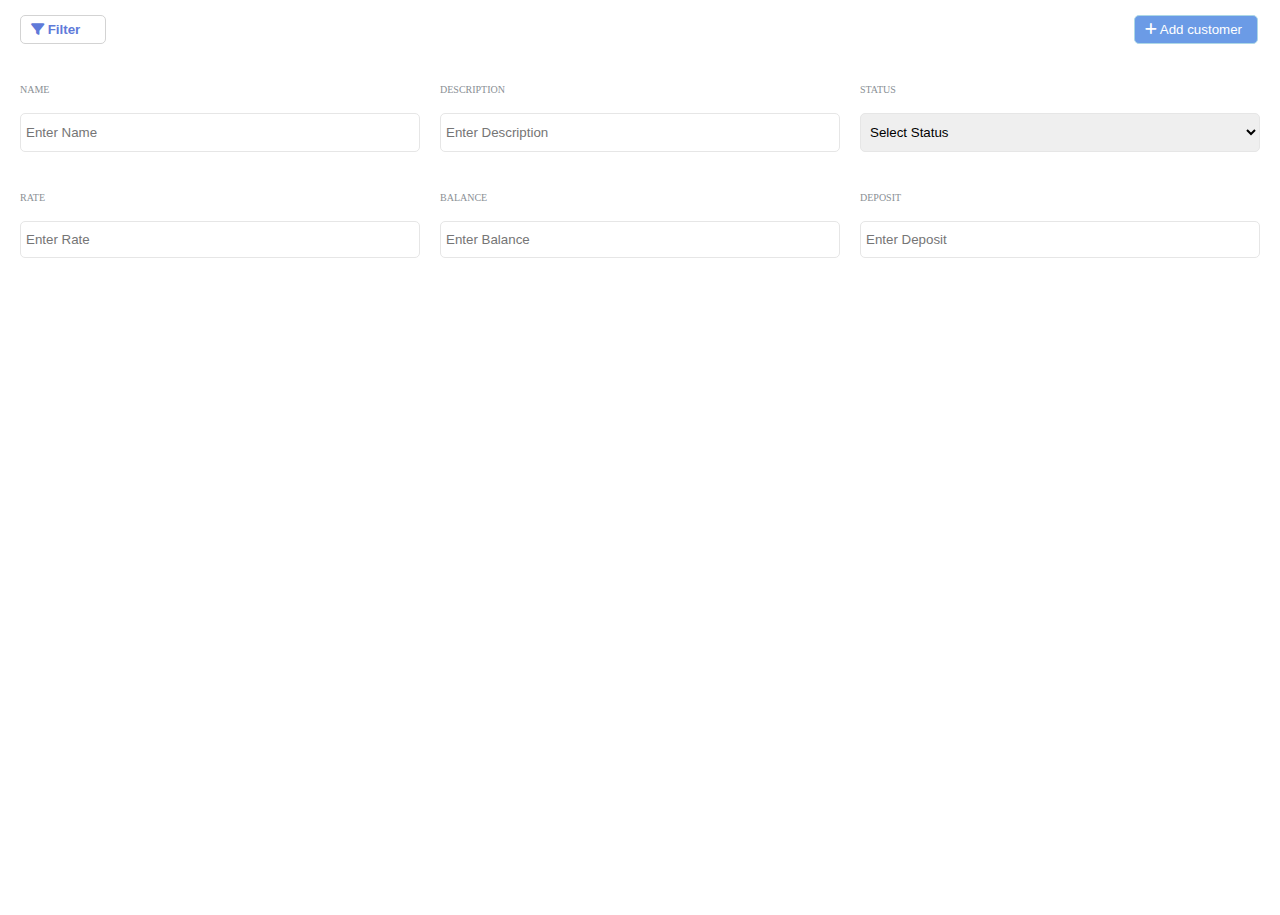
<file: ALL ASSESSMENT/ASSESSMENT 2 (JAVASCRIPT) PRACTISE/index.html>
<!DOCTYPE html>
<html lang="en">
<head>
    <meta charset="UTF-8">
    <meta http-equiv="X-UA-Compatible" content="IE=edge">
    <meta name="viewport" content="width=device-width, initial-scale=1.0">
    <title>ASSESSMENT 2 FROM NEW</title>
    <link rel="stylesheet" href="./CSS/styles.css">
    <link rel="stylesheet" href="https://cdnjs.cloudflare.com/ajax/libs/font-awesome/6.4.0/css/all.min.css">
</head>
<body>
    <main>
        <!-- top button section initiated -->
            <section class="top-section">
                <button type="button" class="top-btns filter-btn"><i class="fa-solid fa-filter"></i> Filter</button>
                <button type="button" class="top-btns add-cust-btn"><i class="fa-solid fa-plus"></i> Add customer</button>
            </section>
        <!-- top button section ended -->

        <!-- form section initiated -->
            <section class="input-disp">
                <div  class="input-spacing">
                    <label for="name" class="label-format">NAME</label><br>
                    <input type="text" placeholder="Enter Name" name="name" class="inputFormat">  
                </div>
                <div class="input-spacing">
                    <label for="description" class="label-format">DESCRIPTION</label><br>
                    <input type="text" placeholder="Enter Description" name="description" class="inputFormat">
                </div>
                <div class="input-spacing">
                    <label for="status" class="label-format">STATUS</label><br>
                    <select name="status" class="inputFormat">
                        <option disabled selected>Select Status</option>
                        <option value="open">Open</option>
                        <option value="error">Error</option>
                        <option value="success">Success</option>
                        <option value="inactive">Inactive</option>
                    </select>
                </div>
            </section>
            <section class="input-disp">
                <div  class="input-spacing">
                    <label for="rate" class="label-format">RATE</label><br>
                    <input type="text" placeholder="Enter Rate" name="rate" class="inputFormat">
                </div>
                <div class="input-spacing">
                    <label for="balance" class="label-format">BALANCE</label><br>
                    <input type="text" placeholder="Enter Balance" name="balance" class="inputFormat">
                </div>
                <div class="input-spacing">
                    <label for="deposit" class="label-format">DEPOSIT</label><br>
                    <input type="text" placeholder="Enter Deposit" name="deposit" class="inputFormat">
                </div>
            </section>
        <!-- form section ended -->
    </main>
</body>
</html>
</file>
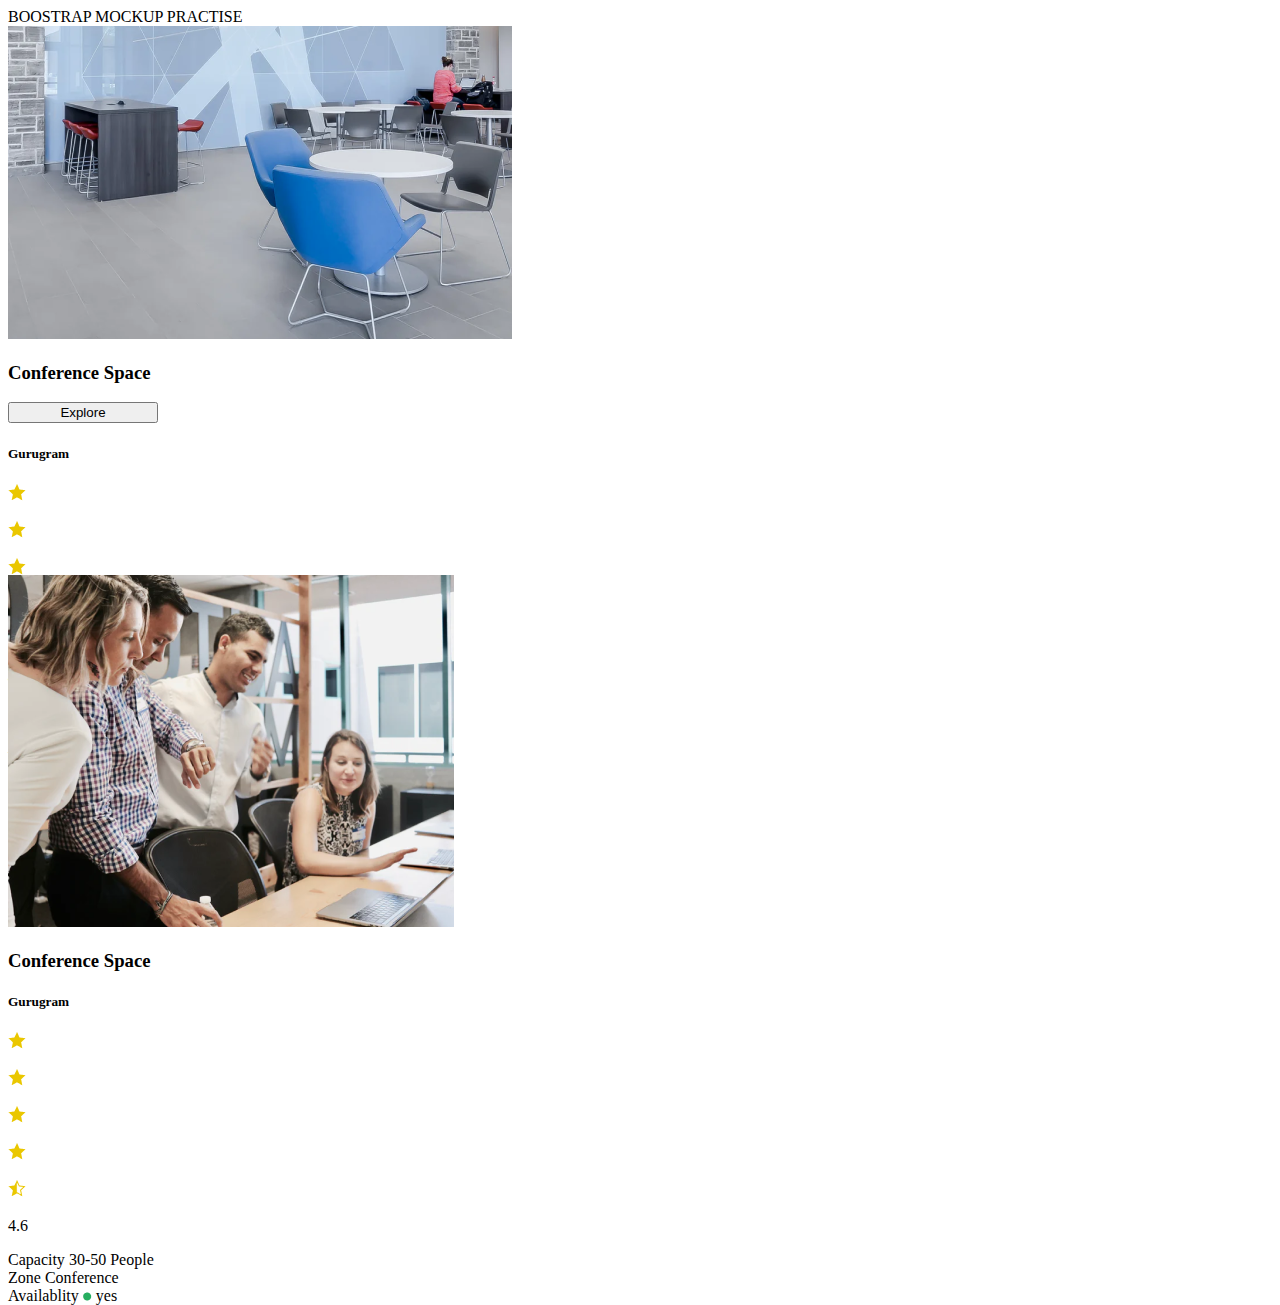
<file: BOOTSTRAP/BOOTSTRAP TASK 1/index.html>
<!DOCTYPE html>
<html lang="en">

<head>
    <meta charset="UTF-8">
    <meta http-equiv="X-UA-Compatible" content="IE=edge">
    <meta name="viewport" content="width=device-width, initial-scale=1.0">
    <title>BOOTSTRAP PRACTISE</title>
    <link rel="stylesheet" href="https://cdnjs.cloudflare.com/ajax/libs/font-awesome/6.4.0/css/all.min.css">
    <link href="https://cdn.jsdelivr.net/npm/bootstrap@5.3.0-alpha3/dist/css/bootstrap.min.css" rel="stylesheet"
        integrity="sha384-KK94CHFLLe+nY2dmCWGMq91rCGa5gtU4mk92HdvYe+M/SXH301p5ILy+dN9+nJOZ" crossorigin="anonymous">

</head>

<body class="container">
    <!-- <h1>Hello, modularity!</h1>
        <button id="popoverButton" type="button" class="btn btn-primary btn-lg" data-bs-toggle="popover" title="ESM in Browser" data-bs-content="Bang!">Custom popover</button>

        <script type="importmap">
            {
            "imports": {
                "@popperjs/core": "https://cdn.jsdelivr.net/npm/@popperjs/core@2.11.7/dist/esm/popper.min.js",
                "bootstrap": "https://cdn.jsdelivr.net/npm/bootstrap@5.3.0-alpha3/dist/js/bootstrap.esm.min.js"
            }
            }
            </script>
            <script type="module">
            import * as bootstrap from 'bootstrap'
        
            new bootstrap.Popover(document.getElementById('popoverButton'))
            </script> -->
    <!-- header section inititated... -->
    <div class="alert alert-success" role="alert">
        BOOSTRAP MOCKUP PRACTISE
    </div>
    <!-- header section ended -->
    <section class="d-flex">
         <!-- first card initiated... -->
         <div class="card mt-5 rounded-4 overflow-hidden mb-5" style="width: 31.5rem; height: 34.313rem;">
            <img src="./images/Rectangle 14.png" class="card-img-top" alt="...">
            <div class="card-body">
                <div class="d-flex">
                    <h3 class="card-title ms-1rem">Conference Space</h3>
                    <button type="button" class="btn btn-outline-primary rounded-pill  p-1 fs-5 ms-auto "
                        style="width: 150px;">Explore</button>
                </div>
                <h5 class="card-title mt-0.75rem">Gurugram</h5>
                <div class="d-flex mt-4">
                    <p><img class="align-baseline" src="./images/fullstar.png" alt="star"></p>
                    <p><img class="align-baseline" src="./images/fullstar.png" alt="star"></p>
                    <p><img class="align-baseline" src="./images/fullstar.png" alt="star"></p>
                    <p><img class="align-baseline" src="./images/fullstar.png" alt="star"></p>
                    <p><img class="align-baseline" src="./images/halfstar.png" alt="star"></p>
                    <p class="bg-success rounded-pill text-white ps-3 pe-3 pt-0.5 pb-0.5 ms-2">4.6</p>
                </div>

                <div class="d-flex justify-content-around mt-3">
                    <div class="d-flex flex-column align-items-center">
                        <span>Capacity</span>
                        <span>30-50 People</span>
                    </div>
                    <div class="d-flex flex-column align-items-center">
                        <span>Zone</span>
                        <span>Conference</span>
                    </div>
                    <div class="d-flex flex-column align-items-center">
                        <span>Availablity</span>
                        <span><img src="./images/dot.png" alt="dot"> yes</span>
                    </div>
                </div>
            </div>
        </div>
        <!-- first card ended -->
        <!-- second card initiated -->
        <div class="card mb-3 rounded-4 overflow-hidden mt-5 ms-5" style="max-width: 884px;height: 288px;">
            <div class="row g-0">
              <div class="col-md-6">
                <img src="./images/2ndcardimage.png" class="img-fluid rounded-start" alt="...">
              </div>
              <div class="col-md-6">
                <div class="card-body">
                    <h3 class="card-title ms-1rem">Conference Space</h3>
                    <h5 class="card-title mt-0.75rem">Gurugram</h5>
                  <div class="d-flex mt-4 pb-4">
                    <p><img class="align-baseline" src="./images/fullstar.png" alt="star"></p>
                    <p><img class="align-baseline" src="./images/fullstar.png" alt="star"></p>
                    <p><img class="align-baseline" src="./images/fullstar.png" alt="star"></p>
                    <p><img class="align-baseline" src="./images/fullstar.png" alt="star"></p>
                    <p><img class="align-baseline" src="./images/halfstar.png" alt="star"></p>
                    <p class="bg-success rounded-pill text-white px-1 py-0 ms-2">4.6</p>
                </div>
                <div class="border-bottom">
                </div>
                <div class="d-flex justify-content-around mt-3">
                    <div class="d-flex flex-column align-items-center">
                        <span>Capacity</span>
                        <span>30-50 People</span>
                    </div>
                    <div class="d-flex flex-column align-items-center">
                        <span>Zone</span>
                        <span>Conference</span>
                    </div>
                    <div class="d-flex flex-column align-items-center">
                        <span>Availablity</span>
                        <span><img src="./images/dot.png" alt="dot"> yes</span>
                    </div>
                </div>  
                </div>
              </div>
            </div>
          </div>
        <!-- second card ended -->
    </section>
   
   
    <script src="https://cdn.jsdelivr.net/npm/bootstrap@5.3.0-alpha3/dist/js/bootstrap.bundle.min.js"
        integrity="sha384-ENjdO4Dr2bkBIFxQpeoTz1HIcje39Wm4jDKdf19U8gI4ddQ3GYNS7NTKfAdVQSZe"
        crossorigin="anonymous"></script>
    <script src="https://ajax.googleapis.com/ajax/libs/jquery/3.3.1/jquery.min.js"></script>
    <script src="https://maxcdn.bootstrapcdn.com/bootstrap/3.3.7/js/bootstrap.min.js"></script>
</body>

</html>
</file>
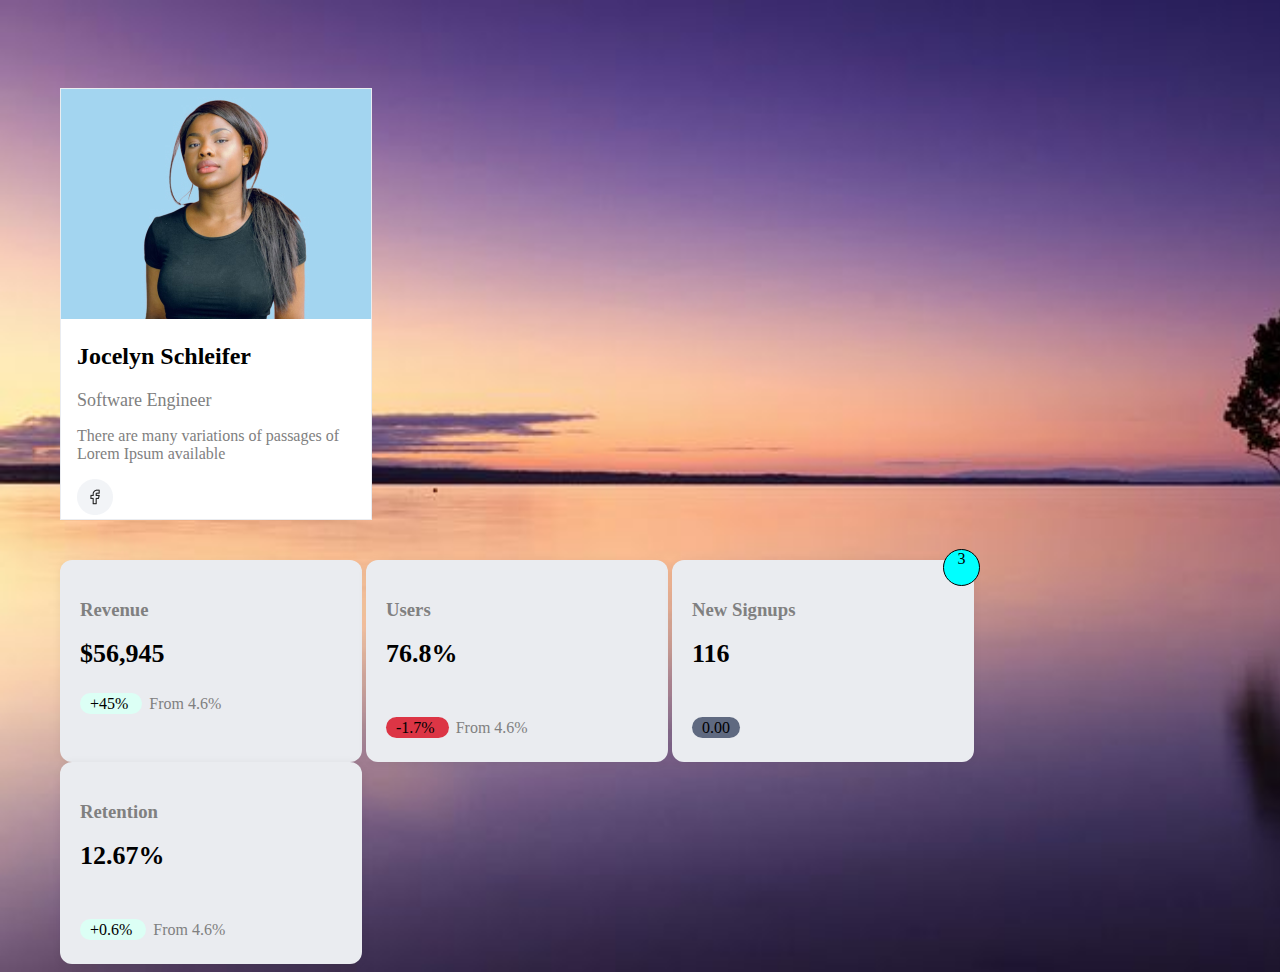
<file: CSS/CSS TASK 1/index.html>
<!DOCTYPE html>
<html lang="en">

<head>
    <meta charset="UTF-8">
    <meta http-equiv="X-UA-Compatible" content="IE=edge">
    <meta name="viewport" content="width=device-width, initial-scale=1.0">
    <title>Jocelyn's Profile</title>
    <link rel="stylesheet" href="CSS/styles.css">
    <style>
        body{
            background-image: url(IMAGES/bgimg.jpg);
            background-repeat: no-repeat;
            background-size: cover;
        }
    </style>
</head>

<body>
    <div class="main-section">
        <div class="profile-section">
            <aside>
                <img src="IMAGES/jp.jpg" alt="Jocelyn's profile" class="img-length">
            </aside>
            <div class="pro-content">
                <h2>
                    Jocelyn Schleifer
                </h2>

                <span style="color: grey; font-size: large;">
                    Software Engineer
                </span>
                <p style="color: grey; font-size:medium;">
                    There are many variations of passages of Lorem Ipsum available
                </p>
                <div>
                    <img src="IMAGES/fb.png" alt="logo">
                </div>
            </div>
        </div>
        <div style="margin-top: 40px;">
            <div class="exact-rows">
                <h3 style="color: grey;">
                    Revenue
                </h3>
                <p style="font-size: 26px; font-weight:bold ; margin-top:0px;">
                    $56,945
                </p>
                <span class="e-r-small">
                    +45%
                </span>
                <span style="font-family: inter; padding-left: 7px; color: grey;">
                    From 4.6%
                </span>
            </div>
            <div class="exact-rows">
                <h3 style="color: grey;">
                    Users
                </h3>
                <p style="font-size: 26px; font-weight:bold ; margin-top:0px; margin-bottom: 50px;">
                    76.8%
                </p>
                <span class="e-r-small2">
                    -1.7%
                </span>
                <span style="font-family: inter; padding-left: 7px; color: grey;">
                    From 4.6%
                </span>
            </div>
            <div class="exact-rows">
                <h3 style="color: grey;">
                    New Signups
                </h3>
                <p style="font-size: 26px; font-weight:bold ; margin-top:0px; margin-bottom: 50px;">
                    116
                </p>
                <span class="e-r-small3">
                    0.00
                </span>
            </div>
            <div class="exact-rows">
                <div class="noti-sec">
                    3
                </div>
                <h3 style="color: grey;">
                    Retention
                </h3>
                <p style="font-size: 26px; font-weight:bold ; margin-top:0px; margin-bottom: 50px;">
                    12.67%
                </p>
                <span class="e-r-small">
                    +0.6%
                </span>
                <span style="font-family: inter; padding-left: 7px; color: grey;">
                    From 4.6%
                </span>
            </div>
        </div>
</body>

</html>
</file>
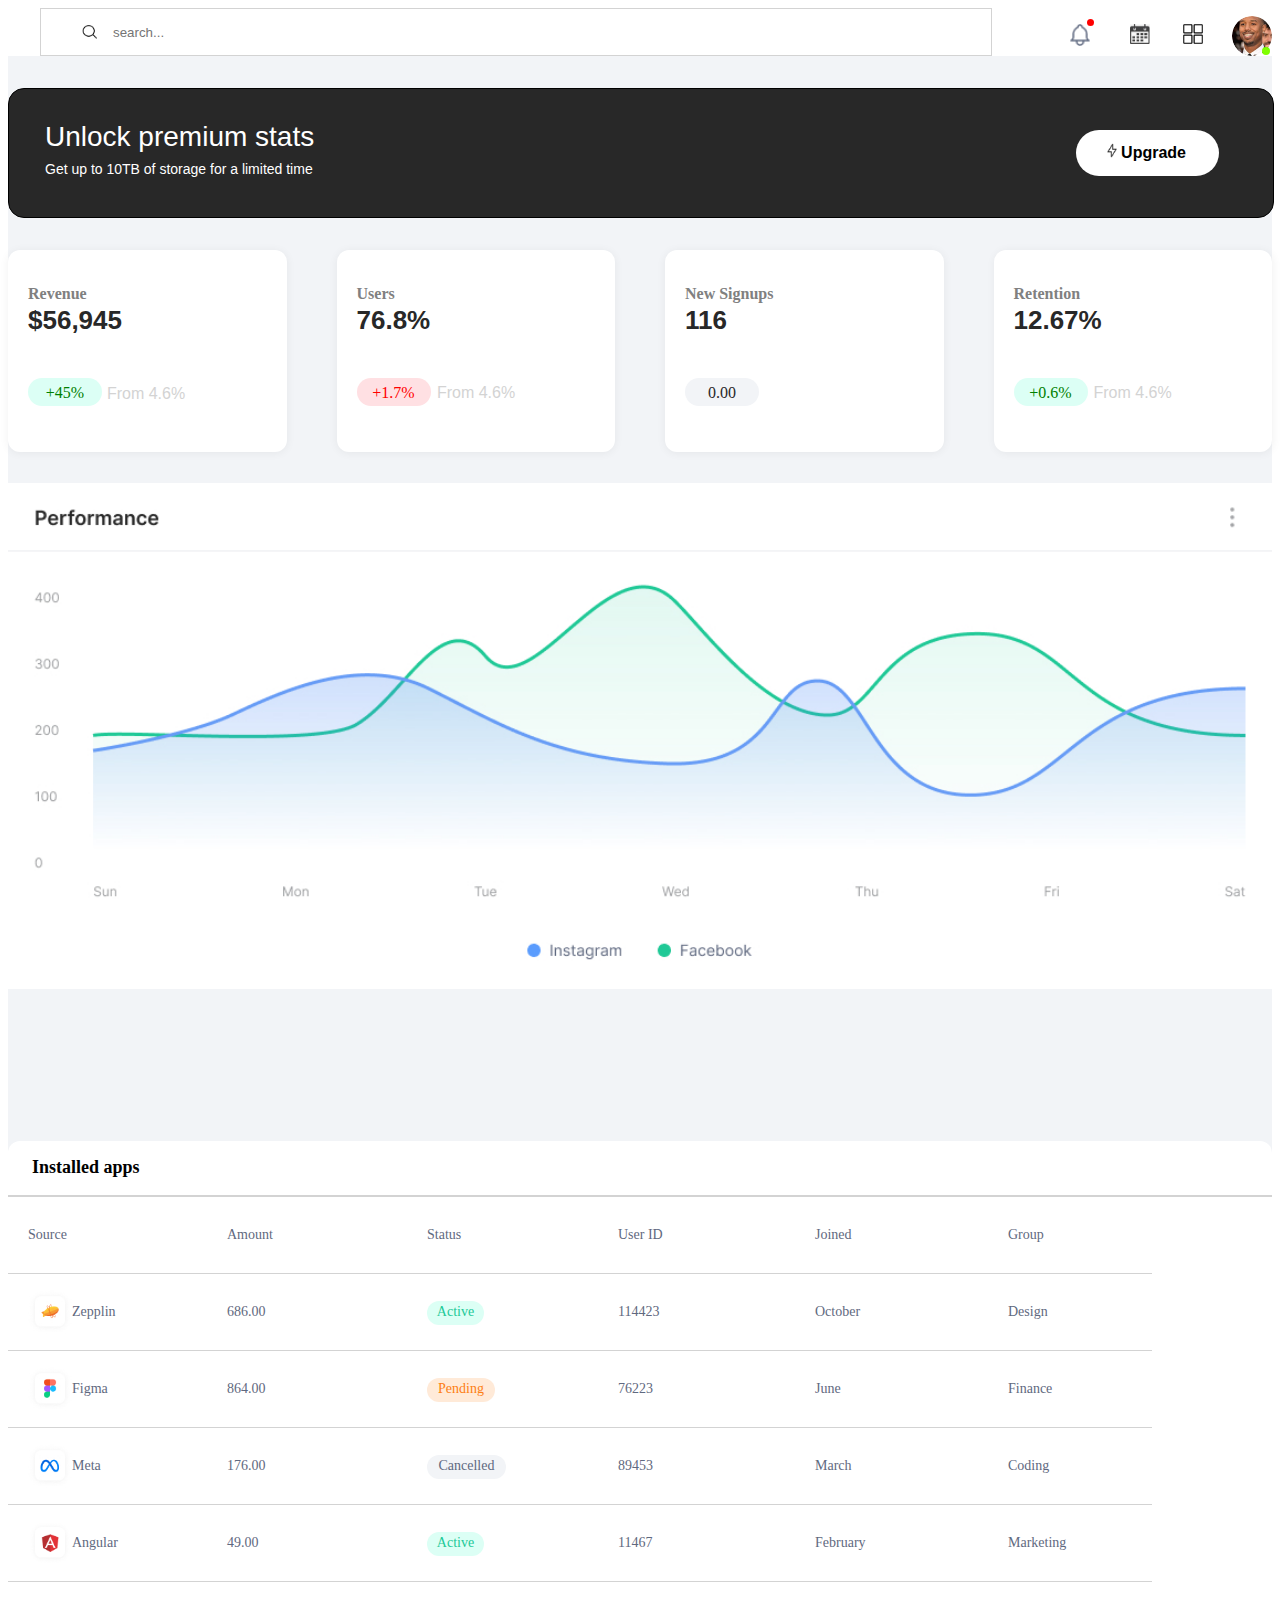
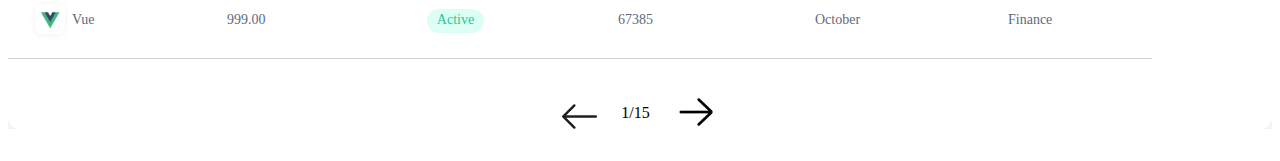
<file: CSS/CSS TASK 3/index.html>
<!DOCTYPE html>
<html lang="en">

<head>
    <meta charset="UTF-8">
    <meta http-equiv="X-UA-Compatible" content="IE=edge">
    <meta name="viewport" content="width=device-width, initial-scale=1.0">
    <title>STATISTICS TEMPLATE</title>
    <link rel="stylesheet" href="CSS/styles.css">
</head>

<body>
    <main>
    <section style="background-color: #F2F4F7;">
    <div style="background-color: white;">
        <div class="main-search-bar">
            <div class="flex-container">
                <span><img src="IMAGES/search icon.jpg" class="search-image" alt="search icon" height="14px"
                        width="16px"></span>
                <span><input type="search" class="input-search" placeholder="search..."></span>
                <div>
                    <div class="bell-cal-section">
                        <div class="bell-notifyer">
                        </div>
                        <img src="IMAGES/bellicon.png" alt="bell icon" width="20px" height="22px">
                    </div>
                    <div class="bell1-cal-section">
                        <img src="IMAGES/dateicon.jpg" alt="calender icon" width="20px" height="20px">
                    </div>
                    <div class="box-section">
                        <img src="./IMAGES/boxicon.png" alt="box icon" width="20px" height="20px">
                    </div>
                    <div class="img-prof-section" ;>
                        <div class="img-notifyer">
                        </div>
                    </div>
                </div>
            </div>
        </div>
    </div>
    <div class="banner-section">
        <div class="banner-content1">
            <span>Unlock premium stats</span><br>
        </div>
        <div class="banner-content2">
            <span>Get up to 10TB of storage for a limited time</span>
        </div>
        <div class="banner-content3">
            <div class="banner-content-3-content">
                <img src="IMAGES/button.png" alt="upgrade logo" height="15px" width="10px">
                <span>Upgrade</span>
            </div>
        </div>
    </div>
    <div>
        <div class="card-container">
            <div class="card1">
                <div class="card-head">
                    <h4>Revenue</h4>
                    <h2 class="card-main">$56,945</h2>
                </div>
                <div class="card-bottom1">
                    <span>+45%</span>
                    <pre class="card-small-cont1">From 4.6%</pre>
                </div>
            </div>
            <div class="card1">
                <div class="card-head">
                    <h4>Users</h4>
                    <h2 class="card-main">76.8%</h2>
                </div>
                <div class="card-bottom2">
                    <span>+1.7%</span>
                    <span class="card-small-cont2">From 4.6%</span>
                </div>
            </div>
            <div class="card1">
                <div class="card-head">
                    <h4>New Signups</h4>
                    <h2 class="card-main">116</h2>
                </div>
                <div class="card-bottom3">
                    <span>0.00</span>
                </div>
            </div>
            <div class="card4">
                <div class="card-head">
                    <h4>Retention</h4>
                    <h2 class="card-main">12.67%</h2>
                </div>
                <div>
                    <span class="card-bottom1">+0.6%</span>
                    <span class="card-small-cont3">From 4.6%</span>
                </div>
            </div>
        </div>
    </div>
    <div>
        <div class="stats-container">
            <img src="./IMAGES/graph.jpg" alt="graph" style="width:100%;">
        </div>
    </div>
    <div class="table-section">
        <div class="table-content-container">
            <span class="table-content">Installed apps</span>
            <span class="table-dots"><img src="./IMAGES/3dots.png" alt="dots"></span>
        </div>
        <main class="section-border-bottom">
            <section class="container">
                <div class="item source-item">Source</div>
                <div class="item amount-item">Amount</div>
                <div class="item status-item">Status</div>
                <div class="item userid-item">User ID</div>
                <div class="item joined-item">Joined</div>
                <div class="item group-item">Group</div>
            </section>
            <section class="container">
                <div class="item source-item">
                    <img src="./IMAGES/zepplin.jpg" alt="logo" height="44px" width="44px">
                    <span>Zepplin</span>    
                </div>
                <div class="item amount-item">686.00</div>
                <div class="item status-item active-item">Active</div>
                <div class="item userid-item">114423</div>
                <div class="item joined-item">October</div>
                <div class="item group-item">Design</div>
            </section>
            <section class="container">
                <div class="item source-item">
                    <img src="./IMAGES/figma.jpg" alt="logo" height="44px" width="44px">
                    <span>Figma</span>    
                </div>
                <div class="item amount-item">864.00</div>
                <div class="item status-item pending-item">Pending</div>
                <div class="item userid-item">76223</div>
                <div class="item joined-item">June</div>
                <div class="item group-item">Finance</div>
            </section>
            <section class="container">
                <div class="item source-item">
                    <img src="./IMAGES/meta.jpg" alt="logo" height="44px" width="44px">
                    <span>Meta</span>    
                </div>
                <div class="item amount-item">176.00</div>
                <div class="item status-item cancelled-item">Cancelled</div>
                <div class="item userid-item">89453</div>
                <div class="item joined-item">March</div>
                <div class="item group-item">Coding</div>
            </section>
            <section class="container">
                <div class="item source-item">
                    <img src="./IMAGES/angular.png" alt="logo" height="44px" width="44px">
                    <span>Angular</span>    
                </div>
                <div class="item amount-item">49.00</div>
                <div class="item status-item active-item">Active</div>
                <div class="item userid-item">11467</div>
                <div class="item joined-item">February</div>
                <div class="item group-item">Marketing</div>
            </section>
            <section class="container">
                <div class="item source-item">
                    <img src="./IMAGES/vue.png" alt="logo" height="44px" width="44px">
                    <span>Vue</span>    
                </div>
                <div class="item amount-item">999.00</div>
                <div class="item status-item active-item">Active</div>
                <div class="item userid-item">67385</div>
                <div class="item joined-item">October</div>
                <div class="item group-item">Finance</div>
            </section>
        </main>
        <div class="arrows-content">
            <img src="./IMAGES/left arrow.png" alt="larrow" height="35px" width="35px">
            <span style="vertical-align:16px; padding-left: 20px; padding-right: 20px;">1/15</span>
            <img src="./IMAGES/right arrow.png" alt="larrow" height="44px" width="44px">
        </div>
    </div>
</section>
</main>
</body>

</html>
</file>
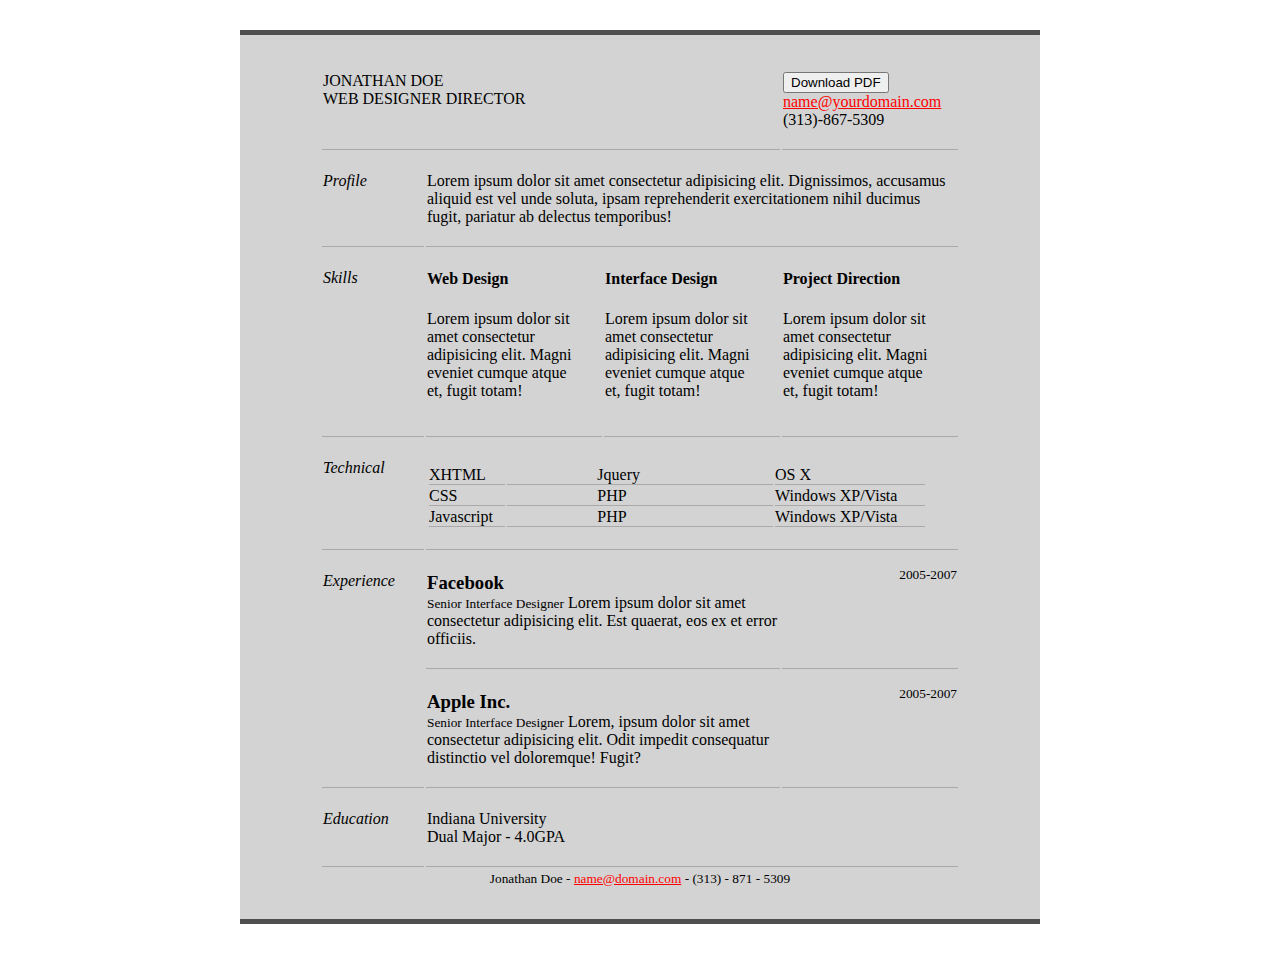
<file: HTML/HTML TASK 1 SAME/index.html>
<!DOCTYPE html>
<html lang="en">

<head>
    <meta charset="UTF-8">
    <meta http-equiv="X-UA-Compatible" content="IE=edge">
    <meta name="viewport" content="width=device-width, initial-scale=1.0">
    <title> MOCK UP </title>
    <style>
        div {
            border-top: 5px solid hsl(0deg, 0%, 31%);
            border-bottom: 5px solid hsl(0deg, 0%, 31%);
            width: 700px;
            margin: 30px auto;
            padding: 10px 50px;
            background-color: lightgrey;

        }

        table {


            padding-left: 30px;
            padding-right: 30px;
            width: 100%;

            margin-top: 5px;
        }

        td {
            vertical-align: top;
            border-bottom: 1px solid darkgrey;
            padding-top: 20px;
            padding-bottom: 20px;
        }

        h3 {
            margin: 0px;
        }
    </style>
</head>

<body style="background-color: white;">
    <div>
        <table>
            <tr>
                <td colspan="3">
                    JONATHAN DOE <br>
                    WEB DESIGNER DIRECTOR
                </td>
                <td>
                    <input type="button" value="Download PDF"><br>
                    <a href="mail to: name@yourdomain.com" style="color:red">name@yourdomain.com</a><br>
                    (313)-867-5309
                </td>
            </tr>
            <tr>
                <td style="width:100px">
                    <em>Profile</em>
                </td>
                <td colspan="3">
                    Lorem ipsum dolor sit amet consectetur adipisicing elit. Dignissimos, accusamus aliquid est vel unde
                    soluta, ipsam reprehenderit exercitationem nihil ducimus fugit, pariatur ab delectus temporibus!
                </td>
            </tr>
            <tr>
                <td>
                    <em>Skills</em>
                </td>
                <td style="padding-right: 25px; width: 150px;padding-top: 0px">
                    <h4>Web Design</h4>
                    <p>Lorem ipsum dolor sit amet consectetur adipisicing elit. Magni eveniet cumque atque et, fugit
                        totam!</p>
                </td>
                <td style="padding-right: 25px; width:150px;padding-top: 0px">
                    <h4>Interface Design</h4>
                    <p>Lorem ipsum dolor sit amet consectetur adipisicing elit. Magni eveniet cumque atque et, fugit
                        totam!</p>
                </td>
                <td style="padding-right: 25px; width:150px;padding-top: 0px">
                    <h4>Project Direction</h4>
                    <p>Lorem ipsum dolor sit amet consectetur adipisicing elit. Magni eveniet cumque atque et, fugit
                        totam!</p>
                </td>
            </tr>
             <tr>
                <td>
                    <em>Technical</em>
                </td>
                <td colspan="3">
                <table style="padding-left: 0px; padding-right: 0px;width:500px;">
                    <tr>
                        <td style="padding:0px;">
                          <span >XHTML</span>  
                        </td>
                        <td style="padding:0px; padding-left:90px;padding-right:90px;">
                          <span >Jquery</span>  
                        </td>
                        <td style="padding:0px; padding-right:0px; width: 150px;">
                          <span >OS X</span>    
                        </td>
                    </tr>
                    <tr>
                        <td style="padding:0px">
                          <span>CSS</span>   
                        </td>
                        <td style="padding:0px ;padding-left:90px;padding-right:90px;">
                          <span>PHP</span>    
                        </td>
                        <td style="padding:0px;padding-right:0px;width: 150px;">
                          <span>Windows XP/Vista</span>    
                        </td>
                    </tr>
                    <tr>
                        <td style="padding:0px">
                          <span>Javascript</span>    
                        </td>
                        <td style="padding:0px;padding-left:90px;padding-right:90px;">
                          <span>PHP</span>    
                        </td>
                        <td style="padding:0px;padding-right:0px;width: 150px;">
                          <span>Windows XP/Vista</span>    
                        </td>
                    </tr>
                </table>  
                </td>
            </tr>
            <tr>
                <td rowspan="2"><em>Experience</em></td>
                <td colspan="2" >
                    <h3>Facebook</h3>
                    <span><small>Senior Interface Designer</small></span>
                    <span>Lorem ipsum dolor sit amet consectetur adipisicing elit. Est quaerat, eos ex et error officiis.</span>
                </td>
                <td style="padding-top:15px;padding-left: 10px;font-size: smaller; text-align: right;"><span>2005-2007</span></td>
            </tr>
            <tr>
                <td colspan="2" >
                    <h3>Apple Inc.</h3><span><small>Senior Interface Designer</small></span>
                    <span>Lorem, ipsum dolor sit amet consectetur adipisicing elit. Odit impedit consequatur distinctio vel doloremque! Fugit?</span>
                </td>
                <td style="padding-top:15px;padding-left: 10px;font-size: smaller; text-align: right;"><span>2005-2007</span></td>
            </tr>
            <tr>
                <td>
                    <em>Education</em>
                </td>
                <td colspan="3">
                    <p style="margin:0px;">
                        Indiana University <br>
                        Dual Major - 4.0GPA
                    </p>
                </td>
            </tr>
            <tr>
                <td colspan="4" style="text-align: center;padding-top:0px;border-bottom: 0px;">
                    <p style="margin:0px;"><small>Jonathan Doe - <a href="mail to: name@domain.com " style="color:red">name@domain.com</a> - (313) - 871 - 5309</small></p>
                </td>
            </tr>
        </table>
    </div>
</body>

</html>
</file>
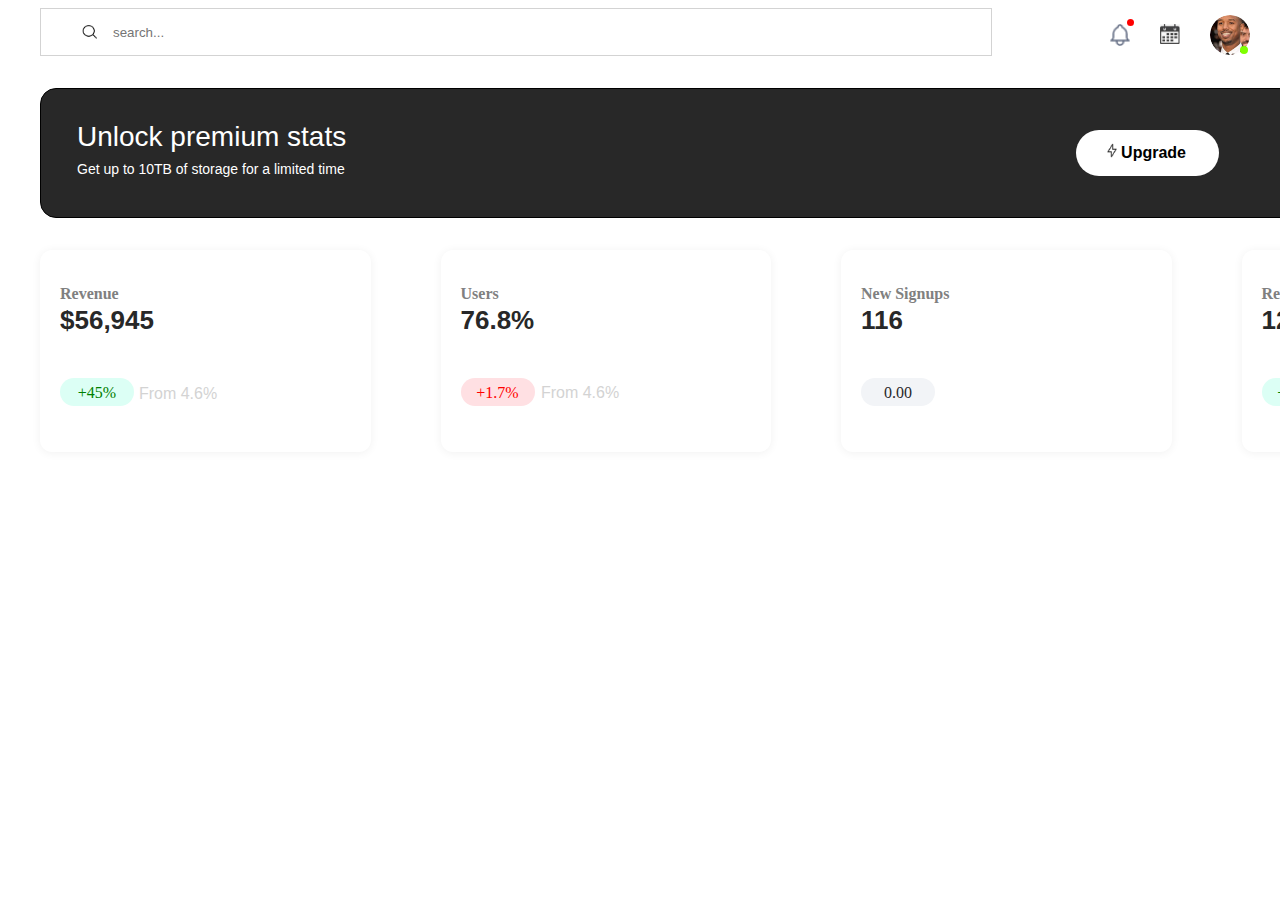
<file: CSS/CSS TASK 2/TASK 2/index.html>
<!DOCTYPE html>
<html lang="en">

<head>
    <meta charset="UTF-8">
    <meta http-equiv="X-UA-Compatible" content="IE=edge">
    <meta name="viewport" content="width=device-width, initial-scale=1.0">
    <title>STATISTICS TEMPLATE</title>
    <link rel="stylesheet" href="CSS/styles.css">
</head>

<body>
    <div>
        <div class="main-search-bar">
            <div class="flex-container">
                <span><img src="IMAGES/search icon.jpg" class="search-image" alt="search icon" height="14px"
                        width="16px"></span>
                <span><input type="search" class="input-search" placeholder="search..."></span>
                <div class="bell-cal-section">
                    <div class="bell-notifyer">
                    </div>
                    <img src="IMAGES/bellicon.png" alt="bell icon" width="20px" height="22px">
                </div>
                <div class="bell1-cal-section">
                    <img src="IMAGES/dateicon.jpg" alt="calender icon" width="20px" height="20px">
                </div>
                <div class="img-prof-section" ;>
                    <div class="img-notifyer">
                    </div>
                </div>
            </div>
        </div>
    </div>
    <div class="banner-section">
        <div class="banner-content1">
            <span>Unlock premium stats</span><br>
        </div>
        <div class="banner-content2">
            <span>Get up to 10TB of storage for a limited time</span>
        </div>
        <div class="banner-content3">
            <div class="banner-content-3-content">
                <img src="IMAGES/button.png" alt="upgrade logo" height="15px" width="10px">
                <span>Upgrade</span>
            </div>
        </div>
    </div>
    <div>
        <div class="card-container">
            <div class="card1">
                <div class="card-head">
                    <h4>Revenue</h4>
                    <h2 class="card-main">$56,945</h2>
                </div>
                <div class="card-bottom1">
                    <span>+45%</span>
                    <pre class="card-small-cont1">From 4.6%</pre>
                </div>
            </div>
            <div class="card1">
                <div class="card-head">
                    <h4>Users</h4>
                    <h2 class="card-main">76.8%</h2>
                </div>
                <div class="card-bottom2">
                    <span>+1.7%</span>
                    <span class="card-small-cont2">From 4.6%</span>
                </div>
            </div>
            <div class="card1">
                <div class="card-head">
                    <h4>New Signups</h4>
                    <h2 class="card-main">116</h2>
                </div>
                <div class="card-bottom3">
                    <span>0.00</span>
                </div>
            </div>
            <div class="card4">
                <div class="card-head">
                    <h4>Retention</h4>
                    <h2 class="card-main">12.67%</h2>
                </div>
                <div>
                    <span class="card-bottom1">+0.6%</span>
                    <span class="card-small-cont3">From 4.6%</span>
                </div>
            </div>
        </div>
    </div>
</body>
</html>
</file>
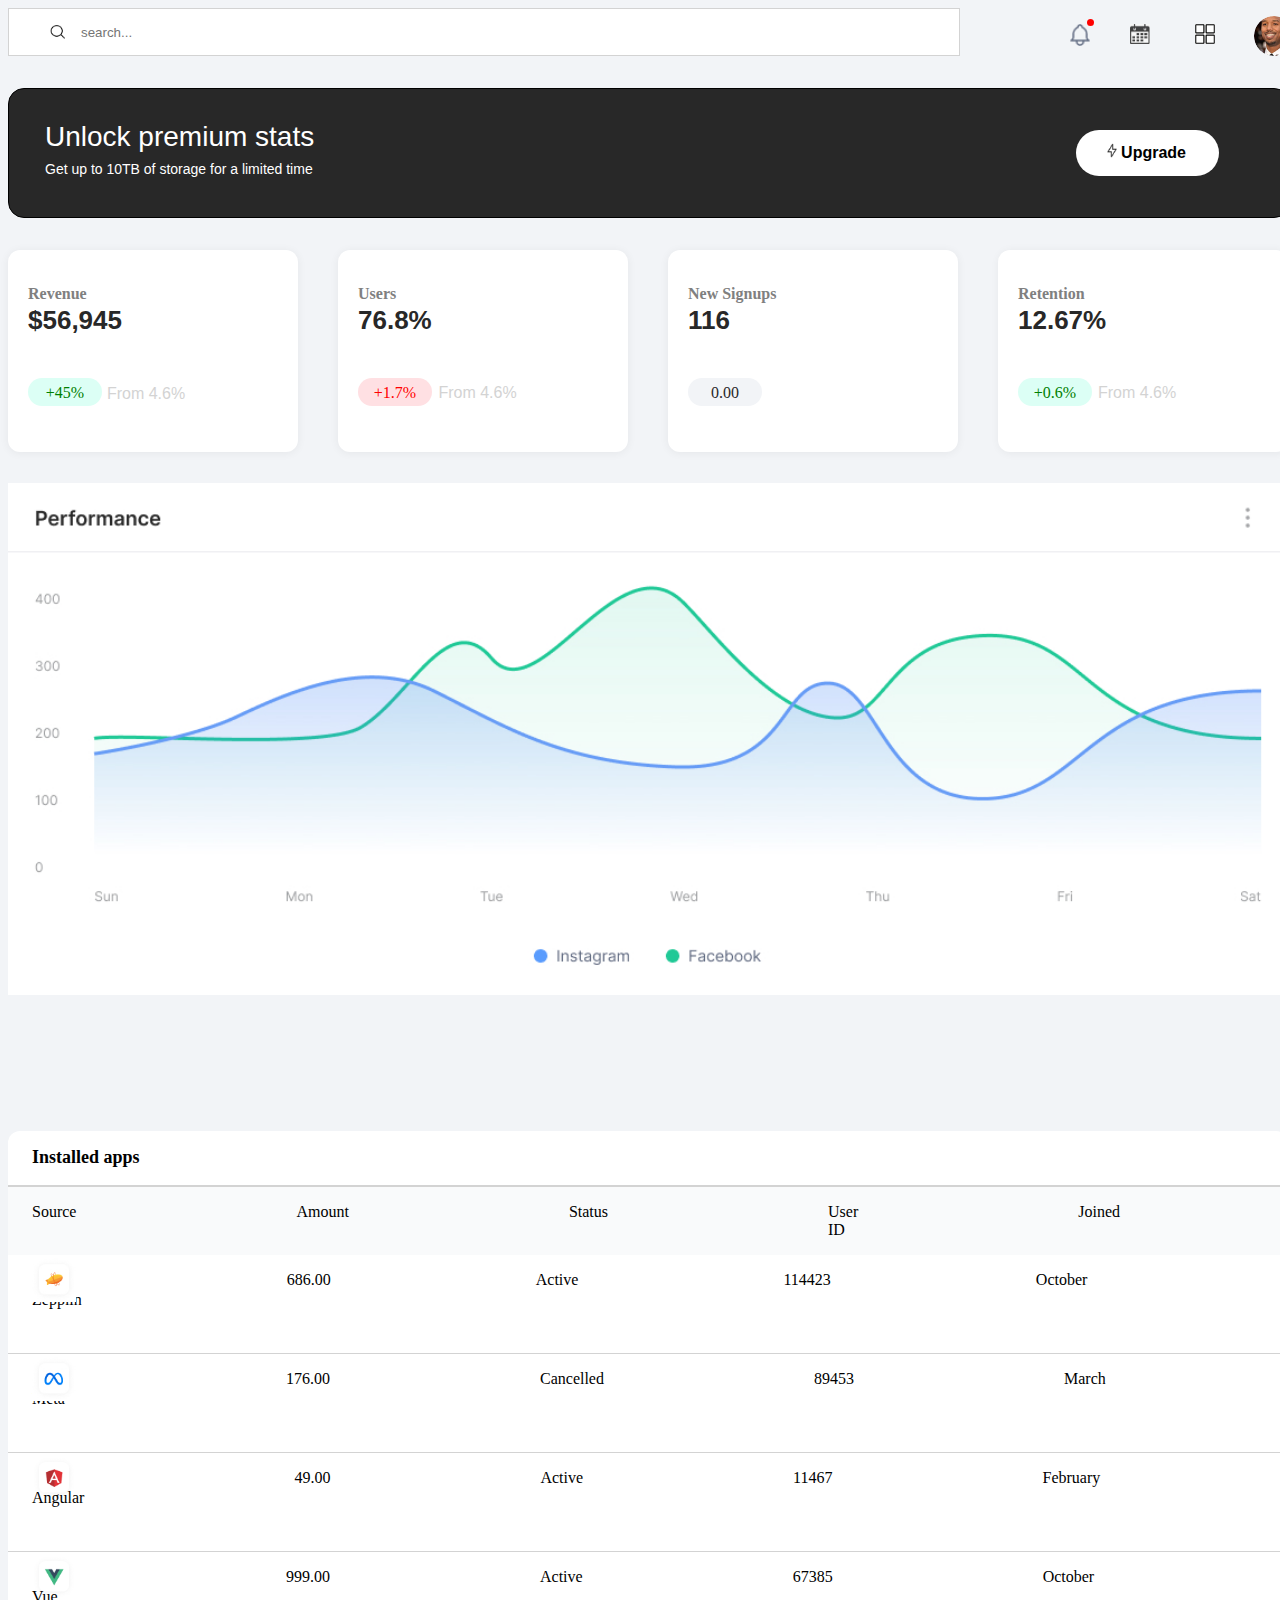
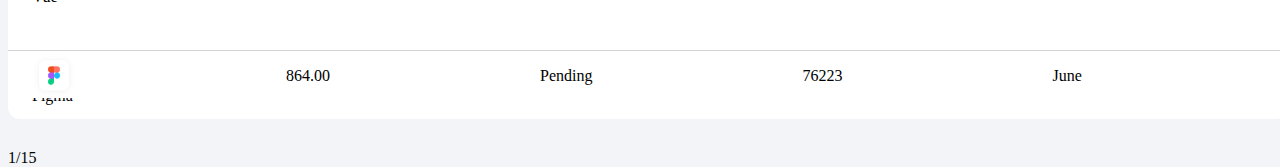
<file: CSS/CSS TASK 3/TASK 2 CSS/TASK 2/index.html>
<!DOCTYPE html>
<html lang="en">

<head>
    <meta charset="UTF-8">
    <meta http-equiv="X-UA-Compatible" content="IE=edge">
    <meta name="viewport" content="width=device-width, initial-scale=1.0">
    <title>STATISTICS TEMPLATE</title>
    <link rel="stylesheet" href="CSS/styles.css">
</head>

<body style="background:rgba(242, 244, 247, 1);">
    <div>
        <div class="main-search-bar">
            <div class="flex-container">
                <span><img src="IMAGES/search icon.jpg" class="search-image" alt="search icon" height="14px"
                        width="16px"></span>
                <span><input type="search" class="input-search" placeholder="search..."></span>
                <div class="bell-cal-section">
                    <div class="bell-notifyer">
                    </div>
                    <img src="IMAGES/bellicon.png" alt="bell icon" width="20px" height="22px">
                </div>
                <div class="bell1-cal-section">
                    <img src="IMAGES/dateicon.jpg" alt="calender icon" width="20px" height="20px">
                </div>
                <div class="box-section">
                    <img src="./IMAGES/boxicon.png" alt="box icon" width="20px" height="20px">
                </div>
                <div class="img-prof-section" ;>
                    <div class="img-notifyer">
                    </div>
                </div>
            </div>
        </div>
    </div>
    <div class="banner-section">
        <div class="banner-content1">
            <span>Unlock premium stats</span><br>
        </div>
        <div class="banner-content2">
            <span>Get up to 10TB of storage for a limited time</span>
        </div>
        <div class="banner-content3">
            <div class="banner-content-3-content">
                <img src="IMAGES/button.png" alt="upgrade logo" height="15px" width="10px">
                <span>Upgrade</span>
            </div>
        </div>
    </div>
    <div>
        <div class="card-container">
            <div class="card1">
                <div class="card-head">
                    <h4>Revenue</h4>
                    <h2 class="card-main">$56,945</h2>
                </div>
                <div class="card-bottom1">
                    <span>+45%</span>
                    <pre class="card-small-cont1">From 4.6%</pre>
                </div>
            </div>
            <div class="card1">
                <div class="card-head">
                    <h4>Users</h4>
                    <h2 class="card-main">76.8%</h2>
                </div>
                <div class="card-bottom2">
                    <span>+1.7%</span>
                    <span class="card-small-cont2">From 4.6%</span>
                </div>
            </div>
            <div class="card1">
                <div class="card-head">
                    <h4>New Signups</h4>
                    <h2 class="card-main">116</h2>
                </div>
                <div class="card-bottom3">
                    <span>0.00</span>
                </div>
            </div>
            <div class="card4">
                <div class="card-head">
                    <h4>Retention</h4>
                    <h2 class="card-main">12.67%</h2>
                </div>
                <div>
                    <span class="card-bottom1">+0.6%</span>
                    <span class="card-small-cont3">From 4.6%</span>
                </div>
            </div>
        </div>
    </div>
    <div>
        <div class="stats-container">
            <img src="./IMAGES/graph.jpg" alt="graph" style="width:100vw;">
        </div>
    </div>
    <div class="table-section">
        <div class="table-content-container">
            <span class="table-content">Installed apps</span>
            <span class="table-dots"><img src="./IMAGES/3dots.png" alt="dots"></span>
        </div>
        <div class="first-row">
            <span>Source</span><span>Amount</span><span>Status</span><span>User
                ID</span><span>Joined</span><span>Group</span>
        </div>
        <div class="second-row">
            <span style="position:relative; top: -28px;">
            <img src="./IMAGES/zepplin.jpg" alt="app" height="44px" width="44px"class="span-image-table">
            <span>
                Zepplin
            </span>
            </span> 
            <span>
                686.00
            </span>
            <span>
                Active
            </span>
            <span>
                114423
            </span>
            <span>
                October
            </span>
            <span>
                Design
            </span>
        </div>
        <div class="third-row">
            <span  style="position:relative; top: -28px;">
                <img src="./IMAGES/meta.jpg" alt="app" height="44px" width="44px"class="span-image-table">
                <span>
                    Meta
                </span>
            </span>
            <span>
                176.00
            </span>
            <span>
                Cancelled
            </span>
            <span>
                89453
            </span>
            <span>
                March
            </span>
            <span>
                Coding
            </span>
        </div>
        <div class="fourth-row">
            <span  style="position:relative; top: -28px;">
                <img src="./IMAGES/angular.png" alt="app" height="44px" width="44px"class="span-image-table">
                <span>
                    Angular
                </span>
            </span>
            <span>
                49.00
            </span>
            <span>
                Active
            </span>
            <span>
                11467
            </span>
            <span>
                February
            </span>
            <span>
                Marketing
            </span>
        </div>
        <div class="fifth-row">
            <span  style="position:relative; top: -28px;">
                <img src="./IMAGES/vue.png" alt="app" height="44px" width="44px"class="span-image-table">
                <span>Vue</span>
            </span>
            <span>
                999.00
            </span>
            <span>
                Active
            </span>
            <span>
                67385
            </span>
            <span>
                October
            </span>
            <span>
                Finance
            </span>
        </div>
        <div class="sixth-row">
            <span  style="position:relative; top: -28px;">
                <img src="./IMAGES/figma.jpg" alt="app" height="44px" width="44px"class="span-image-table">
                <span>
                    Figma
                </span>
            </span>
            <span>
                864.00
            </span>
            <span>
                Pending
            </span>
            <span>
                76223
            </span>
            <span>
                June
            </span>
            <span>
                Finance
            </span>
        </div>
        <div style="align-items:center;">1/15</div>
    </div>
</body>
</html>
</file>
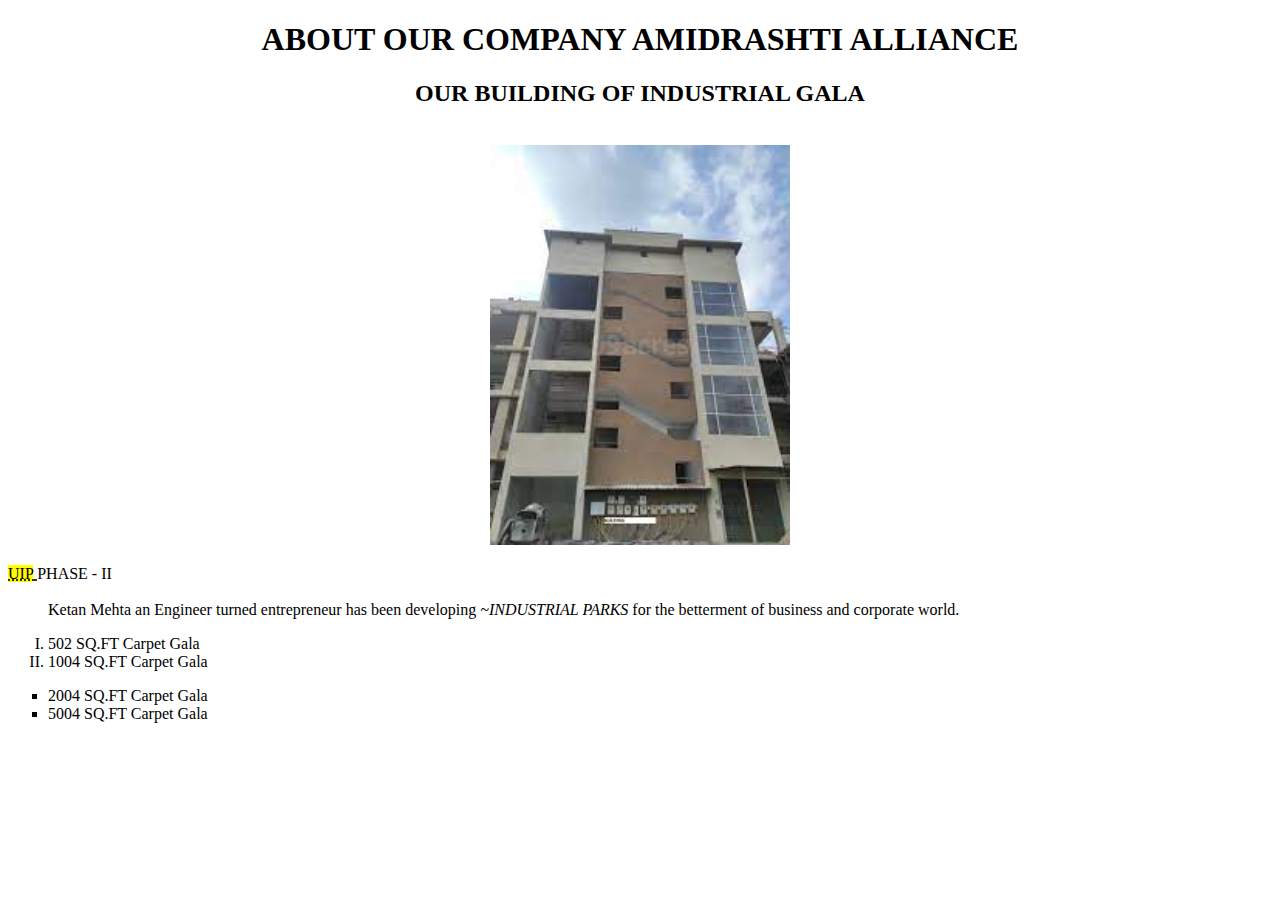
<file: HTML/TASK 1/about.html>
<!DOCTYPE html>
<html lang="en">

<header>
    <center>
        <h1>
            ABOUT OUR COMPANY AMIDRASHTI ALLIANCE
        </h1>
    </center>
    <meta charset="UTF-8">
    <meta http-equiv="X-UA-Compatible" content="IE=edge">
    <meta name="viewport" content="width=device-width, initial-scale=1.0">
    <title>ABOUT US</title>
</header>

<body>
   <span>
        <center>
            <h2>
                OUR BUILDING OF INDUSTRIAL GALA
            </h2>
        </center>
   </span>
    <br>
    <center>
        <img src="IMAGES/gala.jpg" alt="factory  gala" width="300px" height="400px">
    </center>
    
        <dl>
            <!---abbr, cite element is an inline element-->
            <dt><abbr title="UMBERGAON INDUSTRIAL PARK"><mark>UIP</mark> </abbr> PHASE - II</dt>
            <br>
            <dd>Ketan Mehta an Engineer turned entrepreneur has been developing <cite>~INDUSTRIAL PARKS</cite> for the betterment of
                business and corporate world.</dd>
        </dl>
    
    <ol type="I">
        <li>
            502 SQ.FT Carpet Gala
        </li>
        <li>
            1004 SQ.FT Carpet Gala
        </li>
    </ol>
    <ul type="square">
        <li>
            2004 SQ.FT Carpet Gala
        </li>
        <li>
            5004 SQ.FT Carpet Gala
        </li>
    </ul>
</body>

</html>
</file>
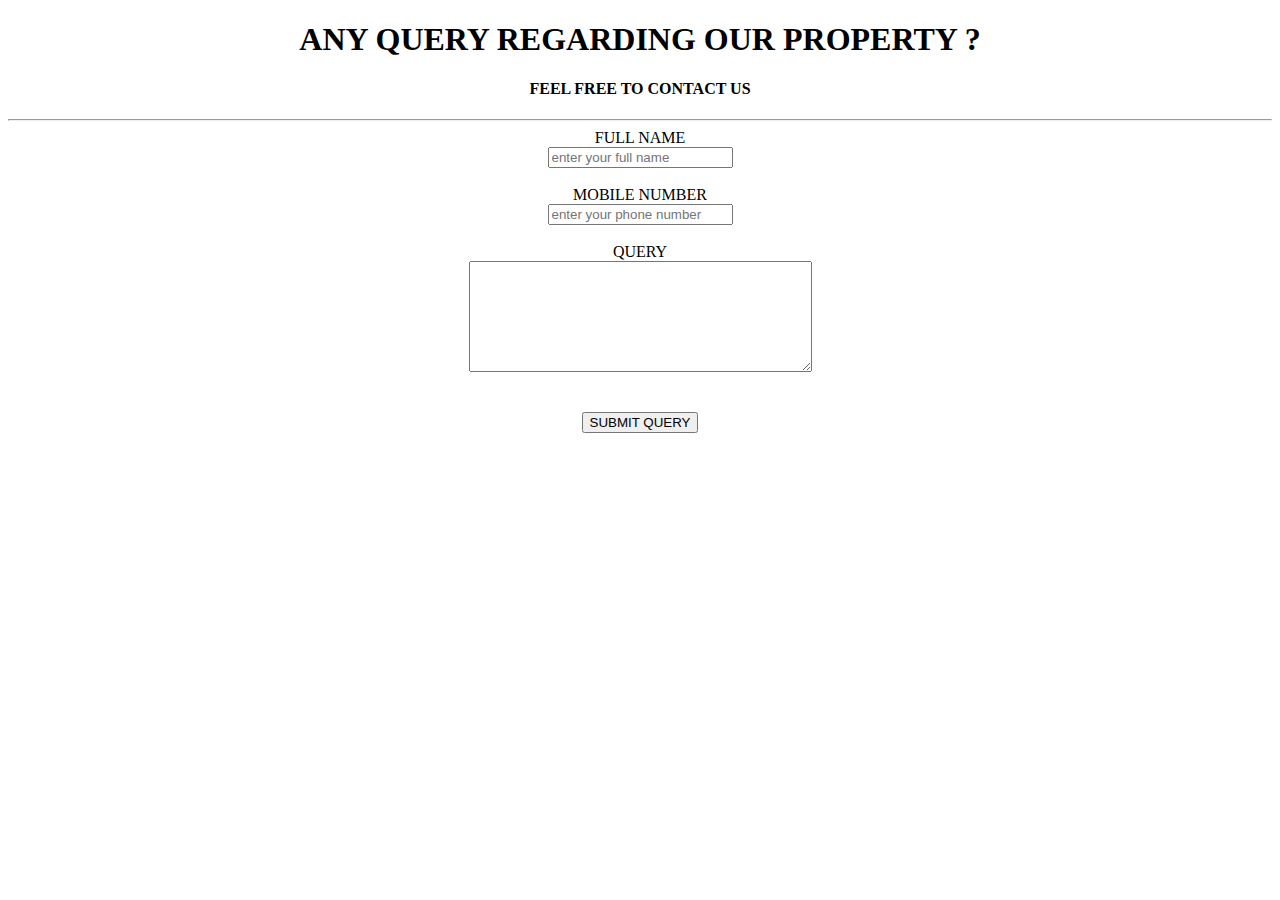
<file: HTML/TASK 1/contact.html>
<!DOCTYPE html>
<html lang="en">
<header>
    <h1>
        <center>
             ANY QUERY REGARDING OUR PROPERTY ?
       </center>
    </h1>
    <h4>
        <center>
             FEEL FREE TO CONTACT US 
       </center>
    </h4>
    <meta charset="UTF-8">
    <meta http-equiv="X-UA-Compatible" content="IE=edge">
    <meta name="viewport" content="width=
    , initial-scale=1.0">
    <title>CONTACT US</title>
    <hr>
</header>
<body>
    <center>
        <form action="contact.html">
        <div>
            <label>
                 FULL NAME  
            </label>
            <br>
            <input type="text" placeholder="enter your full name">
        </div>
        <br>
        <div>
            <label>
                MOBILE NUMBER  
            </label>
            <br>
            <input type="password" placeholder="enter your phone number">
        </div>
        <br>
        <div>
            <label>
                QUERY   
            </label>
            <br>
            <textarea name="query" id="q" cols="40" rows="7"></textarea>
        </div>
        <br>
        <br>
        <div>
            <input type="button" name="submit" value="SUBMIT QUERY">
        </div>
        </form>
    </center>
</body>
</html>
</file>
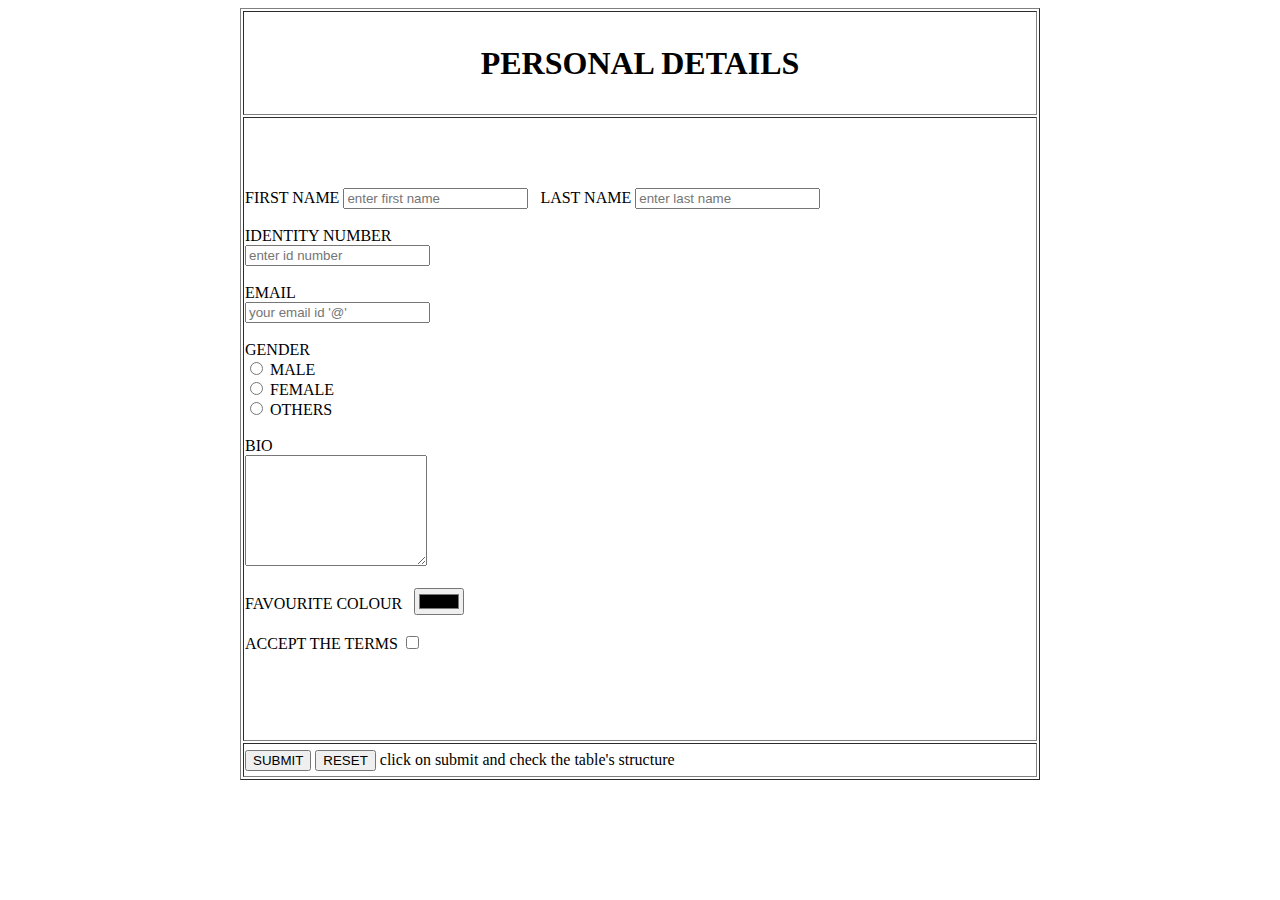
<file: HTML/TASK 1/form.html>
<!DOCTYPE html>
<html lang="en">
<head>
    <meta charset="UTF-8">
    <meta http-equiv="X-UA-Compatible" content="IE=edge">
    <meta name="viewport" content="width=device-width, initial-scale=1.0">
    <title>FORMS</title>
</head>
<body>
    <center>
  <form>
    <table border =1 width="800px"> 
        <thead> <!--this is the header section-->
          <tr>
            <th colspan="3" height="100px"><h1>PERSONAL DETAILS</h1></th>
          </tr>
        </thead>
        <tbody > <!--this is the body section-->
          <tr>
            <td colspan="3" height="620px">
                <div>
                    <label for="fname"> FIRST NAME</label>
                    <input type="text" name="fname" id="fname" placeholder="enter first name" required>&nbsp;&nbsp;
                    <label for="lname"> LAST NAME</label>
                    <input type="text" name="lname" id="lname" placeholder="enter last name" required>
                </div><br>
                <div>
                    <label for="inumber"> IDENTITY NUMBER </label><br>
                    <input type="number" name="number" id="inumber" placeholder="enter id number" required>
                </div><br>
                <div>
                    <label for="email"> EMAIL</label><br>
                    <input type="email" name="email" id="email" placeholder="your email id '@'" required>
                </div><br>
                <div>
                    <label for="gender"> GENDER </label><br>
                    <input type="radio" name="gender" id="mgender" required>
                    <label for="mgender">MALE</label><br>
                    <input type="radio" name="gender" id="fgender" required>
                    <label for="fgender">FEMALE</label><br>
                    <input type="radio" name="gender" id="ogender" required>
                    <label for="ogender">OTHERS</label><br>  
                </div><br>
                <div>
                    <label for="bio"> BIO</label><br>
                    <textarea name="bio" id="bio" cols="20" rows="7" required></textarea>
                </div><br>
                <div>
                    <label for="color">FAVOURITE COLOUR</label> &nbsp;
                    <input type="color" name="color" id="color" required>
                </div><br>
                <div>
                    <label for="terms">ACCEPT THE TERMS</label>
                    <input type="checkbox" name="terms" id="terms" required>
                </div><br>
            </left>
            </td>
          </tr>
        </tbody>
        <tfoot> <!--this is the footer section-->
          <tr>
            <td colspan="3" height="30px">
               <a href="table.html"><input type="button" value="SUBMIT"></a>
                <input type="reset" value="RESET">
                <span>click on submit and check the table's structure</span>
            </td>
          </tr>
        </tfoot>
      </table>  
    </form> 
</body>
</html>
</file>
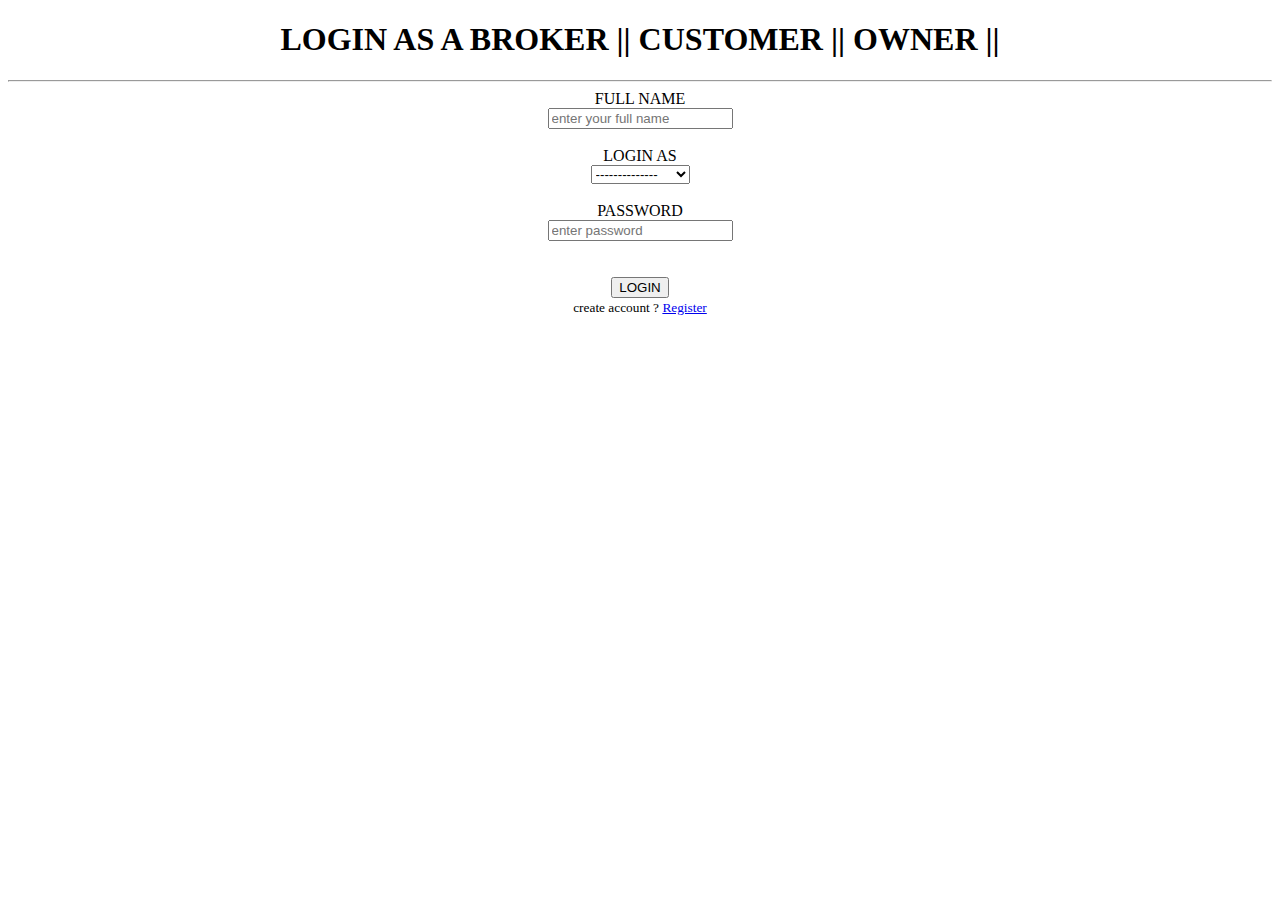
<file: HTML/TASK 1/login.html>
<!DOCTYPE html>
<html lang="en">
<header>
    <h1>
        <center>
             LOGIN AS A BROKER || CUSTOMER || OWNER || 
       </center>
    </h1>
    <meta charset="UTF-8">
    <meta http-equiv="X-UA-Compatible" content="IE=edge">
    <meta name="viewport" content="width=
    , initial-scale=1.0">
    <title>LOGIN HERE!</title>
    <hr>
</header>
<body>
    <!--created the form element for logging in-->
    <center>
        <form action="login.html">
        <div>
            <label>
                 FULL NAME  
            </label>
            <br>
            <input type="text" placeholder="enter your full name">
        </div>
        <br>
        <div>
            <label>
                LOGIN AS  
            </label>
            <br>
             <select>
                <option> --------------</option>
                <option value="owner"> OWNER </option>
                <option value="customer"> CUSTOMER </option>
                <option value="broker"> BROKER </option>
             </select>
        </div>
        <br>
        <div>
            <label>
                PASSWORD  
            </label>
            <br>
            <input type="password" placeholder="enter password">
        </div>
        <br>
        <br>
        <div>
            <input type="button" name="submit" value="LOGIN">
        </div>
        <div>
            <small>
                create account ?  <a href="register.html">Register</a> 
            </small>
        </div>
        </form>
    </center>
</body>
</html>
</file>
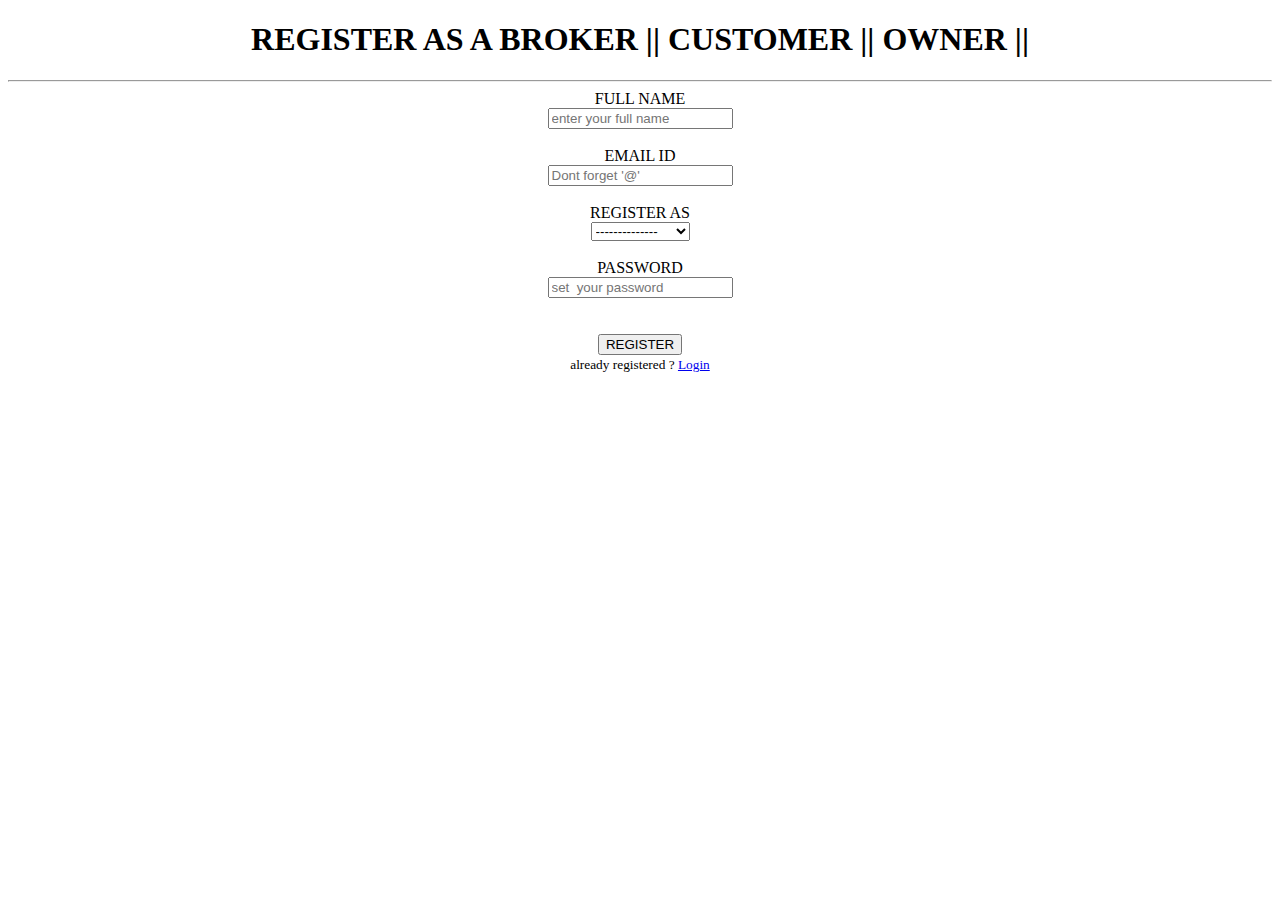
<file: HTML/TASK 1/register.html>
<!DOCTYPE html>
<html lang="en">
<header>
    <h1>
        <center>
             REGISTER AS A BROKER || CUSTOMER || OWNER || 
       </center>
    </h1>
    <meta charset="UTF-8">
    <meta http-equiv="X-UA-Compatible" content="IE=edge">
    <meta name="viewport" content="width=
    , initial-scale=1.0">
    <title>REGISTER HERE !</title>
    <hr>
</header>
<body>
    <center>
        <form action="register.html">
        <div>
            <label><!--html label is an form tag and is also said to be block level element-->
                 FULL NAME  
            </label>
            <br>
            <input type="text" placeholder="enter your full name">
        </div>
        <br>
        <div>
            <label>
                EMAIL ID  
            </label>
            <br>
            <input type="email" placeholder="Dont forget '@'">
        </div>
        <br>
        <div>
            <label>
                REGISTER AS  
            </label>
            <br>
             <select>
                <option> --------------</option>
                <option value="owner"> OWNER </option>
                <option value="customer"> CUSTOMER </option>
                <option value="broker"> BROKER </option>
             </select>
        </div>
        <br>
        <div>
            <label>
                PASSWORD  
            </label>
            <br>
            <input type="password" placeholder="set  your password">
        </div>
        <br>
        <br>
        <div>
            <input type="button" name="submit" value="REGISTER">
        </div>
        <div>
            <small>
                already registered ?  <a href="login.html">Login</a> 
            </small>
        </div>
        </form>
    </center>
</body>
</html>
</file>
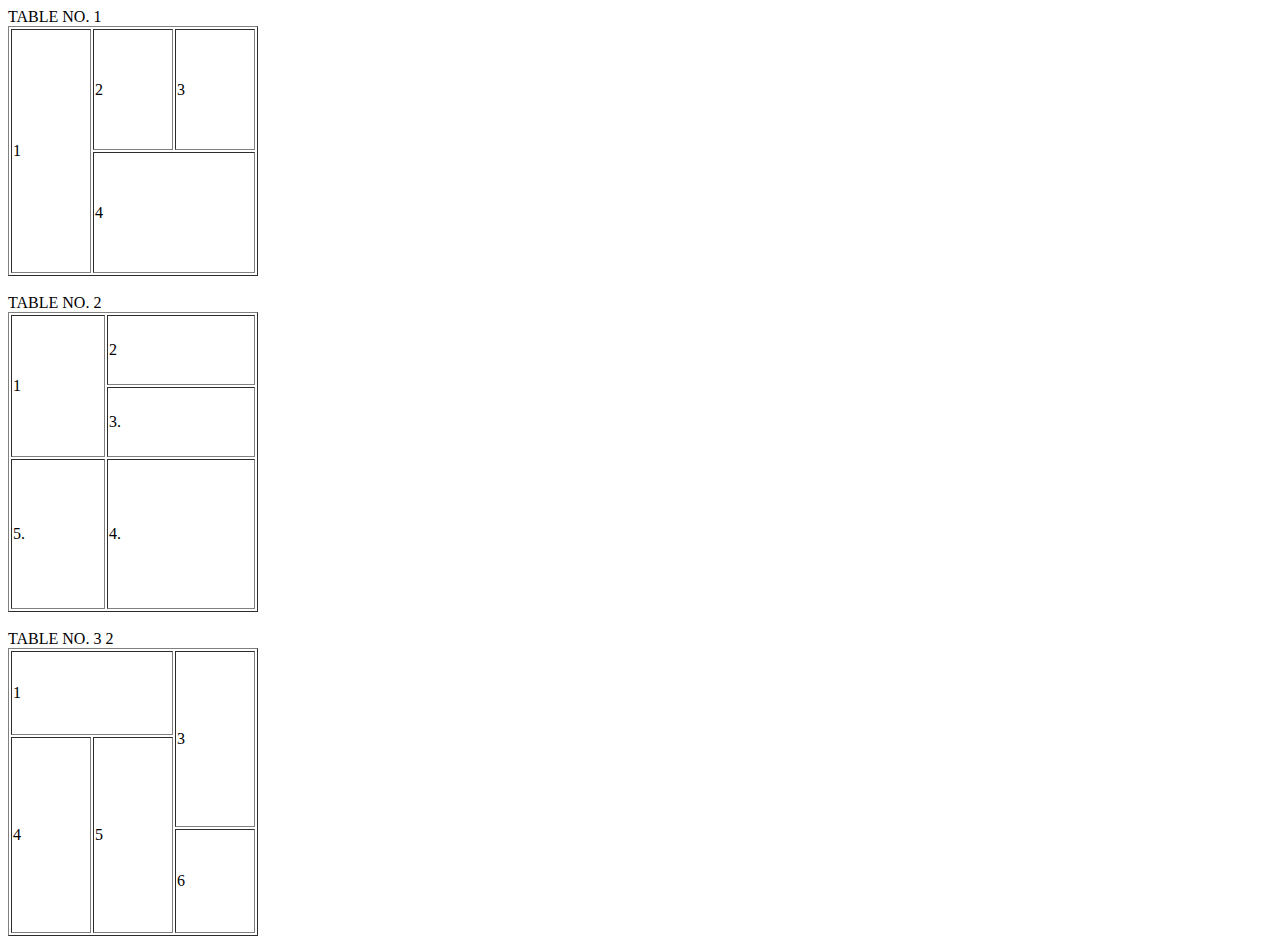
<file: HTML/TASK 1/table.html>
<!DOCTYPE html>
<html lang="en">

<head>
    <meta charset="UTF-8">
    <meta http-equiv="X-UA-Compatible" content="IE=edge">
    <meta name="viewport" content="width=device-width, initial-scale=1.0">
    <title>TABLES STRUCTURE</title>
</head>

<body>
    <div>
        <caption>TABLE NO. 1</caption>
        <table border="1" height="250px" width="250px">
            <tr>
                <td rowspan="2">
                    1
                </td>
                <td>
                    2
                </td>
                <td>
                    3
                </td>
            </tr>
            <tr>
                <td colspan="2">
                    4
                </td>
            </tr>
        </table>
    </div><br>
    <div>
        <caption>TABLE NO. 2</caption>
        <table border="1" height="300px" width="250px">
            <tr>
                <td rowspan="2" width="90px">
                    1
                </td>
                <td>
                    2
                </td>
            </tr>
            <tr>
                <td>
                    3.
                </td>
            </tr>
            <tr height="150px">
                <td>
                    5.
                </td>
                <td>
                    4.
                </td>
            </tr>
        </table>
    </div><br>
    <div>
        <caption>TABLE NO. 3</caption>
        <table border="1" height="250px" width="250px">
            <tr>
                <td colspan="2" height="80px">
                    1
                </td>
                2
                <td rowspan="2" width="100px">
                    3
                </td>
            </tr>
            <tr height="90px">
                <td rowspan="2" width="100px">
                    4
                </td>
                <td rowspan="2" width="100px">
                    5
                </td>
            </tr>
            <tr>
                <td height="100px">
                    6
                </td>
            </tr>
        </table>
    </div>
</body>

</html>
</file>
<file: ALL ASSESSMENT/ASSESSMENT 2 (JAVASCRIPT) PRACTISE/CSS/styles.css>
/* css for complete html document */
*{
    margin: 0px;
    padding: 0px;
    box-sizing:border-box;
}
html,body{
    height:100%
}
/* css only for the buttons which are in the top section */
.top-section{
    margin-top: 15px;
    margin-left: 20px;
    margin-right: 20px;
    display: flex;
    position: relative;
}
.top-btns{
    border-radius: 5px;
}
.filter-btn{
    background-color:#ffffff;
    padding: 6px 25px 6px 10px;
    font-weight: 700;
    color: #607ad9;
    border: 1px solid lightgrey;
    justify-content: flex-start;
}
.add-cust-btn{
    background-color: #6b9be6;
    padding: 6px 15px 6px 10px;
    color: white;
    border: 1px solid lightblue;
    position: absolute;
    right: 2px;
}
/* css for form section */
.input-spacing{
    display:flex;
    flex-direction: column;
    width: 100%;
}
.input-disp{
    display: flex;
    margin-left: 20px;
    margin-top: 40px;  
    margin-right: 20px;
    gap: 20px; 
}
.label-format{
    font-size: 10px;
    color: #8a8f95;
}
.inputFormat{
    min-width: 150px;
    flex:1;
    padding: 10px 0px 10px 5px;
    border:1px solid hsl(0, 0%, 90%);
    border-radius: 5px; 
}
</file>
<file: CSS/CSS TASK 1/CSS/styles.css>
.profile-section {
    gap: 16px;
    width: 310px;
    height: 430px;
    background: #FFFFFF;
    border: 1px solid #EAECF0;

}

.main-section {
    padding-left: 52px;
    padding-top: 80px;
}

.pro-content {
    padding-left: 16px;
    padding-right: 16px;
}

.img-length {
    width: 310px;
    height: 230px
}



.exact-rows {
    background-color: #EAECF0;
    width: 262px;
    height: 162px;
    border-radius: 12px;
    padding-top: 20px;
    padding-left: 20px;
    padding-right: 20px;
    padding-bottom: 20px;
    box-shadow: 0px 1px 10px rgba(0, 0, 0, 0.06);
    display: inline-table;
}

.e-r-small {
    
    padding: 2px 10px;
    width: 54px;
    height: 26px;
    background: #DCFFF5;
    border-radius: 100px;
}

.e-r-small2 {  
    padding: 2px 10px;
    width: 54px;
    height: 26px;
    background: #DC3545;
    border-radius: 100px;
}

.e-r-small3 {
    padding: 2px 10px;
    width: 54px;
    height: 26px;
    background: rgba(95, 105, 128, 1);
    border-radius: 100px;
   

}
.noti-sec{
    text-align:center;
    
    border-radius: 100%;
    border: 1px solid black;
    background-color:aqua;
    height: 35px;
    width: 35px;
    position: absolute;
    top: 549px;
    right: 300px;
}
</file>
<file: CSS/CSS TASK 3/CSS/styles.css>
.main-search-zone {
    background-color: white;
    margin-top: none;
    margin-left: none;
    margin-right: none;
    width: 100%;
}

.main-search-bar {
    width: 950px;
    height: 46px;
    radius: 6px;
    border: 1px solid lightgray;
    margin-top: 0px;
    padding: 0px, 16px, 0px, 16px;
    margin-left: 32px;

}

.flex-container {
    display: flex;
    flex-direction: row;
    vertical-align: bottom;
    background-color: white;
}

.search-image {
    position: absolute;
    top: 25px;
    margin-left: 40px;
}

.input-search {
    width: 845px;
    height: 22px;
    left: 28px;
    margin-top: 12px;
    margin-bottom: 12px;
    border: 0px;
    margin-left: 70px
}

.bell-cal-section {
    display: flex;
    flex-direction: row;
    position: absolute;
    top: 24px;
    right: 190px;
    gap: 2px;
}

.box-section {
    display: flex;
    flex-direction: row;
    position: absolute;
    top: 24px;
    right: 77px;
    gap: 2px
}

.bell1-cal-section {
    margin-left: 30px;
    display: flex;
    flex-direction: row;
    position: absolute;
    top: 24px;
    right: 130px;
    gap: 2px;
}

.img-prof-section {
    border-radius: 100%;
    height: 40px;
    width: 40px;
    position: absolute;
    top: 16px;
    right: 8px;
    background-image: url(../IMAGES/profilepic.png);
}

.bell-notifyer {
    border-radius: 100%;
    height: 7px;
    width: 7px;
    background-color: red;
    position: absolute;
    top: -5px;
    right: -4px;
}

.img-notifyer {
    border-radius: 100%;
    height: 8px;
    width: 8px;
    background-color: chartreuse;
    position: absolute;
    top: 31px;
    right: 2px;
}

.banner-section {
    border-radius: 16px;
    border: 1px solid;
    width: 100%;
    height: 128px;
    background-color: #282828;
    margin-top: 32px;
}

.banner-content1 {
    color: #FFFFFF;
    font-family: sans-serif;
    padding-top: 32px;
    padding-left: 36px;
    font-size: 28px;
}

.banner-content2 {
    color: #FFFFFF;
    font-family: sans-serif;
    font-size: 14px;
    padding-left: 36px;
    padding-top: 8px;
    font-style: normal;
}

.banner-content3 {
    font-size: 16px;
    font-weight: 600;
    position: absolute;
    right: 61px;
    top: 130px;
    width: 143px;
    height: 46px;
    background-color: white;
    border-radius: 39px;
    text-align: center;
}

.banner-content-3-content {
    position: absolute;
    top: 13px;
    right: 33px;
    font-family: sans-serif;
}

.card-container {
    height: 162px;
    width: 100%;
    margin-top: 32px;
    display: flex;
    flex-direction: row;
    align-items: flex-start;
    flex: none;
    order: 1;
    align-self: stretch;
    flex-grow: 0;
}

.card1 {
    width: 320px;
    height: 162px;
    background: #FFFFFF;
    box-shadow: 0px 1px 10px rgba(0, 0, 0, 0.06);
    border-radius: 12px;
    display: flex;
    flex-direction: column;
    align-items: flex-start;
    padding: 20px;
    margin-right: 50px;
    line-height: 5px;
}

.card4 {
    width: 320px;
    height: 162px;
    background: #FFFFFF;
    box-shadow: 1px 1px 10px rgba(0, 0, 0, 0.06);
    border-radius: 12px;
    display: flex;
    flex-direction: column;
    align-items: flex-start;
    padding: 20px;
    line-height: 5px;
}

.card-head {
    color: grey;
    font-family: 'Times New Roman', Times, serif;
    font-size: 16px;
    font-style: normal;
}

.card-main {
    color: #282828;
    font-size: 26px;
    font-weight: 600;
    font-family: 'Franklin Gothic Medium', 'Arial Narrow', Arial, sans-serif;
}

.card-bottom1 {
    color: green;
    display: flex;
    flex-direction: row;
    justify-content: center;
    align-items: center;
    padding: 2px 10px;
    gap: 10px;
    width: 54px;
    height: 24px;
    background: #DCFFF5;
    border-radius: 100px;
    flex: none;
    order: 0;
    flex-grow: 0;
    margin-top: 34px;
    margin-bottom: 22px;
}

.card-bottom2 {
    color: red;
    display: flex;
    flex-direction: row;
    justify-content: center;
    align-items: center;
    padding: 2px 10px;
    gap: 10px;
    width: 54px;
    height: 24px;
    background: #FFE0E3;
    border-radius: 100px;
    flex: none;
    order: 0;
    flex-grow: 0;
    margin-top: 34px;
    margin-bottom: 22px;
}

.card-bottom3 {
    color: #282828;
    display: flex;
    flex-direction: row;
    justify-content: center;
    align-items: center;
    padding: 2px 10px;
    gap: 10px;
    width: 54px;
    height: 24px;
    background: #F2F4F7;
    border-radius: 100px;
    flex: none;
    order: 0;
    flex-grow: 0;
    margin-top: 34px;
    margin-bottom: 22px;
}

.card-small-cont1 {
    color: lightgrey;
    display: flex;
    justify-content: center;
    align-items: center;
    padding-left: 162px;
    position: absolute;
    top: 375px;
    font-family: Arial, Helvetica, sans-serif;
}

.card-small-cont2 {
    color: lightgrey;
    display: flex;
    justify-content: center;
    align-items: center;
    padding-left: 165px;
    position: absolute;
    top: 390px;
    font-family: Arial, Helvetica, sans-serif;
}

.card-small-cont3 {
    color: lightgrey;
    display: flex;
    justify-content: center;
    align-items: center;
    padding-left: 80px;
    position: absolute;
    top: 390px;
    font-family: Arial, Helvetica, sans-serif;
}

.stats-container {
    margin-top: 71px;
    height: 458px;
    width: 100%;
    border-radius: 12px;
    border-image-outset: 16px;
}

.table-section {
    border-radius: 12px;
    height: 588px;
    width: 100%;
    margin-top: 200px;
    display: flex;
    flex-direction: column;
    margin-bottom: 32px;
    background-color: white;


}

.table-content-container {
    display: flex;
    flex-direction: row;
    padding-left: 24px;
    padding-top: 16px;
    padding-bottom: 16px;
    border-bottom: 2px solid lightgray;
    align-items: flex-start;


}

.table-content {
    font-size: 18px;
    font-weight: 600;

}

.table-dots {
    position: relative;
    top: 2px;
    right: -1360px
}

.container{
    display: flex;
    flex-direction: row;
    gap: 200px;
    height: 76px;
    align-items: center;
    position:relative;
    border-bottom: 1px solid lightgray;
}
.item{
    
    
}
.section-border-bottom{ 
    width: 1144px;
}
.source-item{
    position: absolute;
    width: 47px;
    height: 22px;
    left: 20px;
    top: 27px;
    font-family: 'Inter';
    font-style: normal;
    font-weight: 400;
    font-size: 14px;
    line-height: 22px;
    color: #5F6980;
    display: flex;
    align-items: center;
}
.amount-item{
    position: absolute;
    width: 47px;
    height: 22px;
    left: 219px;
    top: 27px;
    font-family: 'Inter';
    font-style: normal;
    font-weight: 400;
    font-size: 14px;
    line-height: 22px;
    color: #5F6980;
}
.status-item{
    position: absolute;
    width: 47px;
    height: 22px;
    left: 419px;
    top: 27px;
    font-family: 'Inter';
    font-style: normal;
    font-weight: 400;
    font-size: 14px;
    line-height: 22px;
    color: #5F6980;

}
.userid-item{
    position: absolute;
    width: 47px;
    height: 22px;
    left: 610px;
    top: 27px;
    font-family: 'Inter';
    font-style: normal;
    font-weight: 400;
    font-size: 14px;
    line-height: 22px;
    color: #5F6980;

}
.joined-item{
    position: absolute;
    width: 47px;
    height: 22px;
    left: 807px;
    top: 27px;
    font-family: 'Inter';
    font-style: normal;
    font-weight: 400;
    font-size: 14px;
    line-height: 22px;
    color: #5F6980;

}
.group-item{
    position: absolute;
    width: 47px;
    height: 22px;
    left: 1000px;
    top: 27px;
    font-family: 'Inter';
    font-style: normal;
    font-weight: 400;
    font-size: 14px;
    line-height: 22px;
    color: #5F6980;

}

.active-item{
    width: 57px;
    height: 24px;
    background-color: #DCFFF5;
    color: #20C997;
    text-align: center;
    border-radius: 100px;
}
.pending-item{
    width: 68px;
    height: 24px;
    background-color: #FFEAD8;
    color: #FD7E14;
    text-align: center;
    border-radius: 100px;
}
.cancelled-item{
    width: 79px;
    height: 24px;
    background-color: #F2F4F7;
    color: #5F6980;
    text-align: center;
    border-radius: 100px;
}
.arrows-content{
    margin-top: 31px;
    align-self: center;
}
.all-sections-carrier{
    display: flex;
}
.sidebar-section{
    width: 232px;
    height: 1024px;
}
</file>
<file: CSS/CSS TASK 2/TASK 2/CSS/styles.css>
.main-search-zone {
    background-color: white;
    margin-top: none;
    margin-left: none;
    margin-right: none;
}

.main-search-bar {
    width: 950px;
    height: 46px;
    radius: 6px;
    border: 1px solid lightgray;
    margin-left: 32px;
    margin-top: 0px;
    margin-bottom: 10px;
    padding: 0px, 16px, 0px, 16px;

}

.flex-container {
    display: flex;
    flex-direction: row;
    vertical-align: bottom;
    background-color: white;
}

.search-image {
    position: absolute;
    top: 25px;
    margin-left: 40px;
}

.input-search {
    width: 845px;
    height: 22px;
    left: 28px;
    margin-top: 12px;
    margin-bottom: 12px;
    border: 0px;
    margin-left: 70px
}

.bell-cal-section {
    display: flex;
    flex-direction: row;
    position: absolute;
    top: 24px;
    right: 150px;
}

.bell1-cal-section {
    margin-left: 30px;
    display: flex;
    flex-direction: row;
    position: absolute;
    top: 24px;
    right: 100px;
}

.img-prof-section {
    border-radius: 100%;
    height: 40px;
    width: 40px;
    position: absolute;
    top: 15px;
    right: 30px;
    background-image: url(../IMAGES/profilepic.png);
}

.bell-notifyer {
    border-radius: 100%;
    height: 7px;
    width: 7px;
    background-color: red;
    position: absolute;
    top: -5px;
    right: -4px;
}

.img-notifyer {
    border-radius: 100%;
    height: 8px;
    width: 8px;
    background-color: chartreuse;
    position: absolute;
    top: 31px;
    right: 2px;
}

.banner-section {
    border-radius: 16px;
    border: 1px solid;
    width: 1532px;
    height: 128px;
    background-color: #282828;
    margin-left: 32px;
    margin-top: 32px;

}

.banner-content1 {
    color: #FFFFFF;
    font-family: sans-serif;
    padding-top: 32px;
    padding-left: 36px;
    font-size: 28px;
}

.banner-content2 {
    color: #FFFFFF;
    font-family: sans-serif;
    font-size: 14px;
    padding-left: 36px;
    padding-top: 8px;
    font-style: normal;
}

.banner-content3 {
    font-size: 16px;
    font-weight: 600;
    position: absolute;
    right: 61px;
    top: 130px;
    width: 143px;
    height: 46px;
    background-color: white;
    border-radius: 39px;
    text-align: center;
}

.banner-content-3-content {
    position: absolute;
    top: 13px;
    right: 33px;
    font-family: sans-serif;
}

.card-container {
    height: 162px;
    width: 1532px;
    margin-top: 32px;
    margin-left: 32px;
    display: flex;
    flex-direction: row;
    align-items: flex-start;
    flex: none;
    order: 1;
    align-self: stretch;
    flex-grow: 0;
}

.card1 {
    width: 320px;
    height: 162px;
    background: #FFFFFF;
    box-shadow: 0px 1px 10px rgba(0, 0, 0, 0.06);
    border-radius: 12px;
    display: flex;
    flex-direction: column;
    align-items: flex-start;
    padding: 20px;
    margin-right: 70px;
    line-height: 5px;
}
.card4 {
    width: 320px;
    height: 162px;
    background: #FFFFFF;
    box-shadow: 0px 1px 10px rgba(0, 0, 0, 0.06);
    border-radius: 12px;
    display: flex;
    flex-direction: column;
    align-items: flex-start;
    padding: 20px;
    line-height: 5px;
}
.card-head{
    color: grey;
    font-family:'Times New Roman', Times, serif;
    font-size: 16px;
    font-style: normal;
}
.card-main{
    color: #282828;
    font-size: 26px;
    font-weight: 600;
    font-family: 'Franklin Gothic Medium', 'Arial Narrow', Arial, sans-serif;
}
.card-bottom1{
    color: green;
    display: flex;
    flex-direction: row;
    justify-content: center;
    align-items: center;
    padding: 2px 10px;
    gap: 10px;
    width: 54px;
    height: 24px;
    background: #DCFFF5;
    border-radius: 100px;
    flex: none;
    order: 0;
    flex-grow: 0;
    margin-top: 34px;
    margin-bottom: 22px;
}
.card-bottom2{
    color: red;
    display: flex;
    flex-direction: row;
    justify-content: center;
    align-items: center;
    padding: 2px 10px;
    gap: 10px;
    width: 54px;
    height: 24px;
    background: #FFE0E3;
    border-radius: 100px;
    flex: none;
    order: 0;
    flex-grow: 0;
    margin-top: 34px;
    margin-bottom: 22px;
}
.card-bottom3{
    color:#282828;
    display: flex;
    flex-direction: row;
    justify-content: center;
    align-items: center;
    padding: 2px 10px;
    gap: 10px;
    width: 54px;
    height: 24px;
    background: #F2F4F7;
    border-radius: 100px;
    flex: none;
    order: 0;
    flex-grow: 0;
    margin-top: 34px;
    margin-bottom: 22px;
}
.card-small-cont1{
    color: lightgrey;
    display: flex;
    justify-content: center;
    align-items: center;   
    padding-left: 162px;
    position: absolute;
    top:375px;
    font-family:Arial, Helvetica, sans-serif;
}
.card-small-cont2{
    color: lightgrey;
    display: flex;
    justify-content: center;
    align-items: center;   
    padding-left: 165px;
    position: absolute;
    top:390px;
    font-family:Arial, Helvetica, sans-serif;
}
.card-small-cont3{
    color: lightgrey;
    display: flex;
    justify-content: center;
    align-items: center;   
    padding-left: 80px;
    position: absolute;
    top:390px;
    font-family:Arial, Helvetica, sans-serif;
}
</file>
<file: CSS/CSS TASK 3/TASK 2 CSS/TASK 2/CSS/styles.css>
.main-search-zone {
    background-color: white;
    margin-top: none;
    margin-left: none;
    margin-right: none;
    width: 100vw;
}

.main-search-bar {
    width: 950px;
    height: 46px;
    radius: 6px;
    border: 1px solid lightgray;
    margin-top: 0px;
    margin-bottom: 10px;
    padding: 0px, 16px, 0px, 16px;

}

.flex-container {
    display: flex;
    flex-direction: row;
    vertical-align: bottom;
    background-color: white;
}

.search-image {
    position: absolute;
    top: 25px;
    margin-left: 40px;
}

.input-search {
    width: 845px;
    height: 22px;
    left: 28px;
    margin-top: 12px;
    margin-bottom: 12px;
    border: 0px;
    margin-left: 70px
}

.bell-cal-section {
    display: flex;
    flex-direction: row;
    position: absolute;
    top: 24px;
    right: 190px;
    gap: 2px;
}

.box-section {
    display: flex;
    flex-direction: row;
    position: absolute;
    top: 24px;
    right: 65px;
    gap: 2px
}

.bell1-cal-section {
    margin-left: 30px;
    display: flex;
    flex-direction: row;
    position: absolute;
    top: 24px;
    right: 130px;
    gap: 2px;
}

.img-prof-section {
    border-radius: 100%;
    height: 40px;
    width: 40px;
    position: absolute;
    top: 16px;
    right: -14px;
    background-image: url(../IMAGES/profilepic.png);
}

.bell-notifyer {
    border-radius: 100%;
    height: 7px;
    width: 7px;
    background-color: red;
    position: absolute;
    top: -5px;
    right: -4px;
}

.img-notifyer {
    border-radius: 100%;
    height: 8px;
    width: 8px;
    background-color: chartreuse;
    position: absolute;
    top: 31px;
    right: 2px;
}

.banner-section {
    border-radius: 16px;
    border: 1px solid;
    width: 100vw;
    height: 128px;
    background-color: #282828;
    margin-top: 32px;
}

.banner-content1 {
    color: #FFFFFF;
    font-family: sans-serif;
    padding-top: 32px;
    padding-left: 36px;
    font-size: 28px;
}

.banner-content2 {
    color: #FFFFFF;
    font-family: sans-serif;
    font-size: 14px;
    padding-left: 36px;
    padding-top: 8px;
    font-style: normal;
}

.banner-content3 {
    font-size: 16px;
    font-weight: 600;
    position: absolute;
    right: 61px;
    top: 130px;
    width: 143px;
    height: 46px;
    background-color: white;
    border-radius: 39px;
    text-align: center;
}

.banner-content-3-content {
    position: absolute;
    top: 13px;
    right: 33px;
    font-family: sans-serif;
}

.card-container {
    height: 162px;
    width: 100vw;
    margin-top: 32px;
    display: flex;
    flex-direction: row;
    align-items: flex-start;
    flex: none;
    order: 1;
    align-self: stretch;
    flex-grow: 0;
}

.card1 {
    width: 320px;
    height: 162px;
    background: #FFFFFF;
    box-shadow: 0px 1px 10px rgba(0, 0, 0, 0.06);
    border-radius: 12px;
    display: flex;
    flex-direction: column;
    align-items: flex-start;
    padding: 20px;
    margin-right: 40px;
    line-height: 5px;
}

.card4 {
    width: 320px;
    height: 162px;
    background: #FFFFFF;
    box-shadow: 1px 1px 10px rgba(0, 0, 0, 0.06);
    border-radius: 12px;
    display: flex;
    flex-direction: column;
    align-items: flex-start;
    padding: 20px;
    line-height: 5px;
}

.card-head {
    color: grey;
    font-family: 'Times New Roman', Times, serif;
    font-size: 16px;
    font-style: normal;
}

.card-main {
    color: #282828;
    font-size: 26px;
    font-weight: 600;
    font-family: 'Franklin Gothic Medium', 'Arial Narrow', Arial, sans-serif;
}

.card-bottom1 {
    color: green;
    display: flex;
    flex-direction: row;
    justify-content: center;
    align-items: center;
    padding: 2px 10px;
    gap: 10px;
    width: 54px;
    height: 24px;
    background: #DCFFF5;
    border-radius: 100px;
    flex: none;
    order: 0;
    flex-grow: 0;
    margin-top: 34px;
    margin-bottom: 22px;
}

.card-bottom2 {
    color: red;
    display: flex;
    flex-direction: row;
    justify-content: center;
    align-items: center;
    padding: 2px 10px;
    gap: 10px;
    width: 54px;
    height: 24px;
    background: #FFE0E3;
    border-radius: 100px;
    flex: none;
    order: 0;
    flex-grow: 0;
    margin-top: 34px;
    margin-bottom: 22px;
}

.card-bottom3 {
    color: #282828;
    display: flex;
    flex-direction: row;
    justify-content: center;
    align-items: center;
    padding: 2px 10px;
    gap: 10px;
    width: 54px;
    height: 24px;
    background: #F2F4F7;
    border-radius: 100px;
    flex: none;
    order: 0;
    flex-grow: 0;
    margin-top: 34px;
    margin-bottom: 22px;
}

.card-small-cont1 {
    color: lightgrey;
    display: flex;
    justify-content: center;
    align-items: center;
    padding-left: 162px;
    position: absolute;
    top: 375px;
    font-family: Arial, Helvetica, sans-serif;
}

.card-small-cont2 {
    color: lightgrey;
    display: flex;
    justify-content: center;
    align-items: center;
    padding-left: 165px;
    position: absolute;
    top: 390px;
    font-family: Arial, Helvetica, sans-serif;
}

.card-small-cont3 {
    color: lightgrey;
    display: flex;
    justify-content: center;
    align-items: center;
    padding-left: 80px;
    position: absolute;
    top: 390px;
    font-family: Arial, Helvetica, sans-serif;
}

.stats-container {
    margin-top: 71px;
    height: 458px;
    width: 100vw;
    border-radius: 12px;
}

.table-section {
    border-radius: 12px;
    height: 588px;
    width: 100vw;
    margin-top: 190px;
    margin-right: 32px;
    margin-bottom: 32px;
    background-color: white;


}

.table-content-container {
    display: flex;
    flex-direction: row;
    padding-left: 24px;
    padding-top: 16px;
    padding-bottom: 16px;
    border-bottom: 2px solid lightgray;


}

.table-content {
    font-size: 18px;
    font-weight: 600;

}

.table-dots {
    position: relative;
    top: 2px;
    right: -1360px
}

.first-row {
    display: flex;
    flex-direction: row;
    align-items: flex-start;
    padding-top: 16px;
    padding-bottom: 16px;
    padding-left: 24px;
    padding-right: 24px;
    gap: 220px;
    background: #F9FAFB;
    flex: none;
    order: 1;
    align-self: stretch;
    flex-grow: 0;
}
.second-row{
    display: flex;
    flex-direction: row;
    align-items: flex-start;
    padding-top: 16px;
    padding-bottom: 16px;
    padding-left: 24px;
    padding-right: 24px;
    gap: 205px;
    border-bottom: 1px solid lightgrey;
}
.third-row{
    display: flex;
    flex-direction: row;
    align-items: flex-start;
    padding-top: 16px;
    padding-bottom: 16px;
    padding-left: 24px;
    padding-right: 24px;
    flex: none;
    order: 1;
    align-self: stretch;
    flex-grow: 0;
    gap: 210px;  
    border-bottom: 1px solid lightgrey;
}
.fourth-row{
    display: flex;
    flex-direction: row;
    align-items: flex-start;
    padding-top: 16px;
    padding-bottom: 16px;
    padding-left: 24px;
    padding-right: 24px;
    flex: none;
    order: 1;
    align-self: stretch;
    flex-grow: 0;
    gap: 210px;  
    border-bottom: 1px solid lightgrey;
}
.fifth-row{
    display: flex;
    flex-direction: row;
    align-items: flex-start;
    padding-top: 16px;
    padding-bottom: 16px;
    padding-left: 24px;
    padding-right: 24px;
    flex: none;
    order: 1;
    align-self: stretch;
    flex-grow: 0;
    gap: 210px;  
    border-bottom: 1px solid lightgrey;
}
.sixth-row{
    display: flex;
    flex-direction: row;
    align-items: flex-start;
    padding-top: 16px;
    padding-bottom: 16px;
    padding-left: 24px;
    padding-right: 24px;
    flex: none;
    order: 1;
    align-self: stretch;
    flex-grow: 0; 
    gap: 210px; 
}
.span-image-table{
    position:relative;
   top:15px;
}
.sidebar-section{
    width: 232px;
    height:1024px;
    background:rgba(234, 236, 240, 1);
    border: 1px solid #EAECF0;

}
</file>
